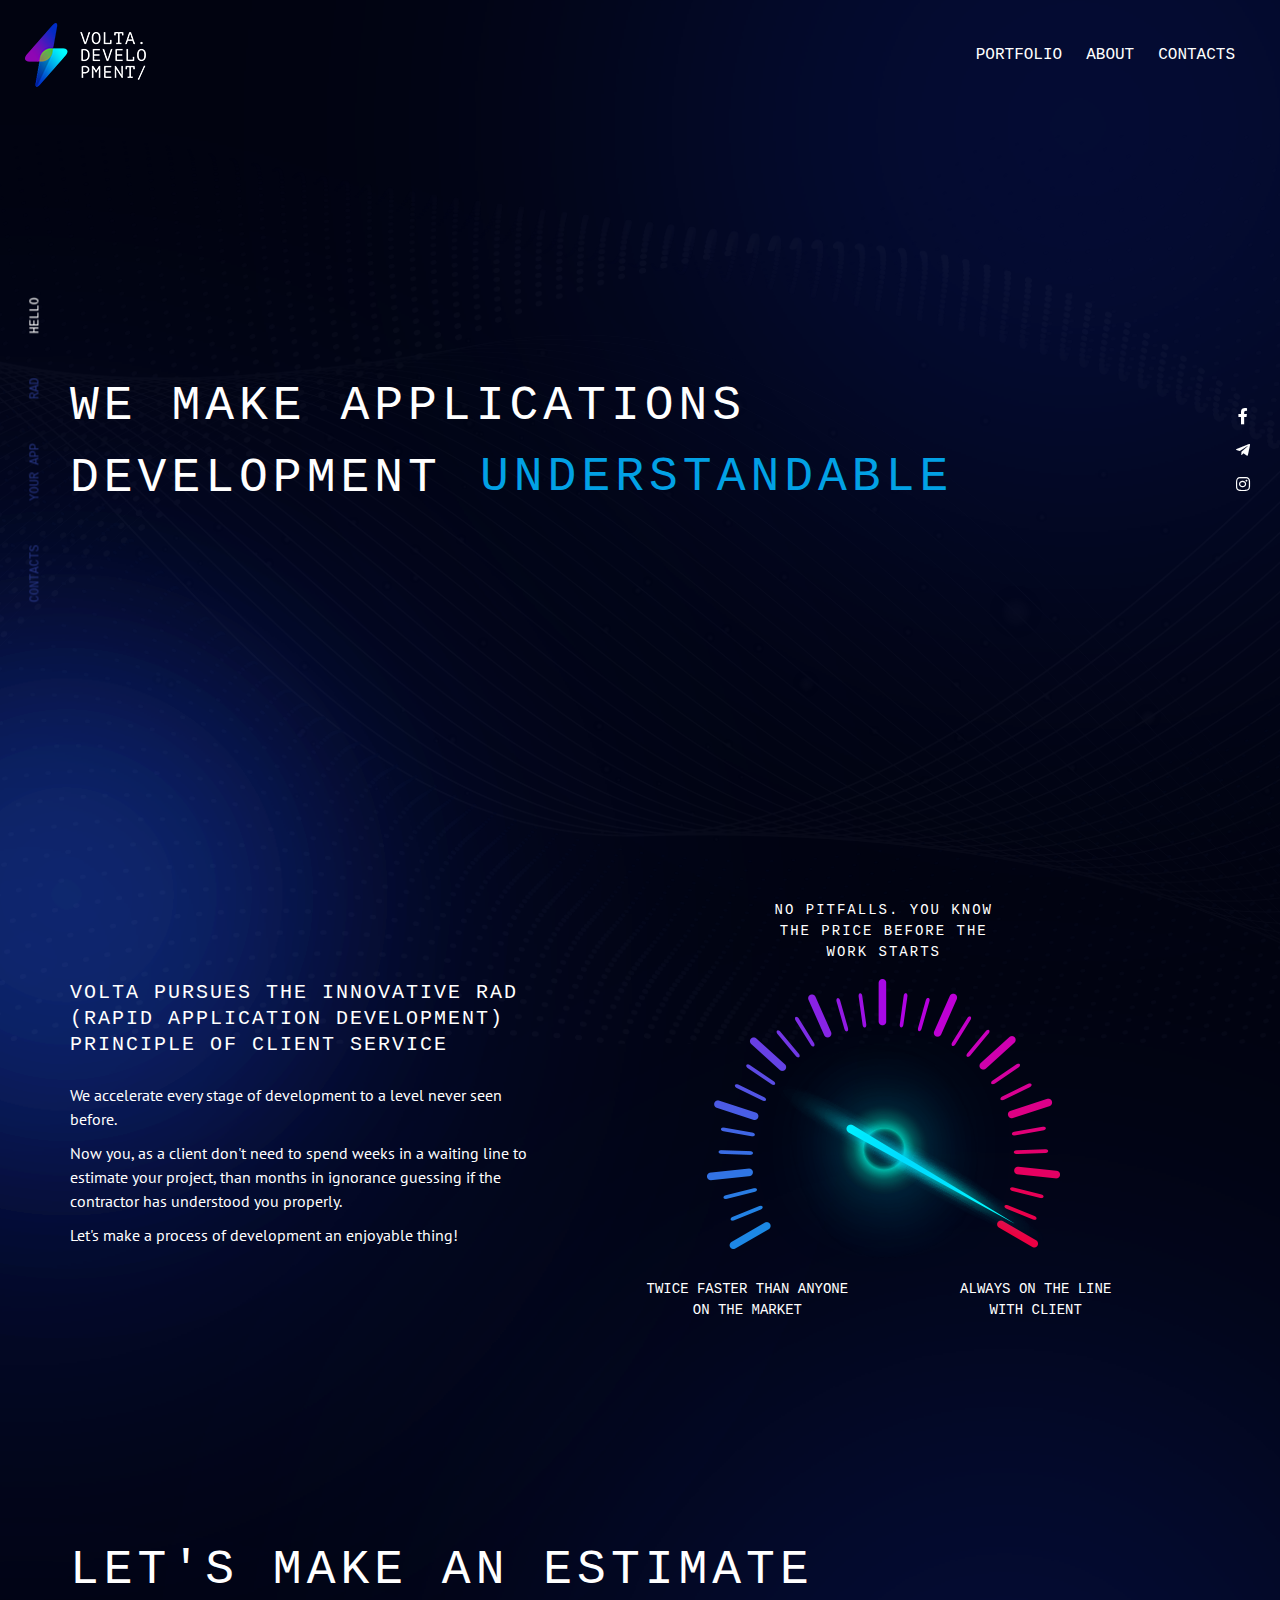
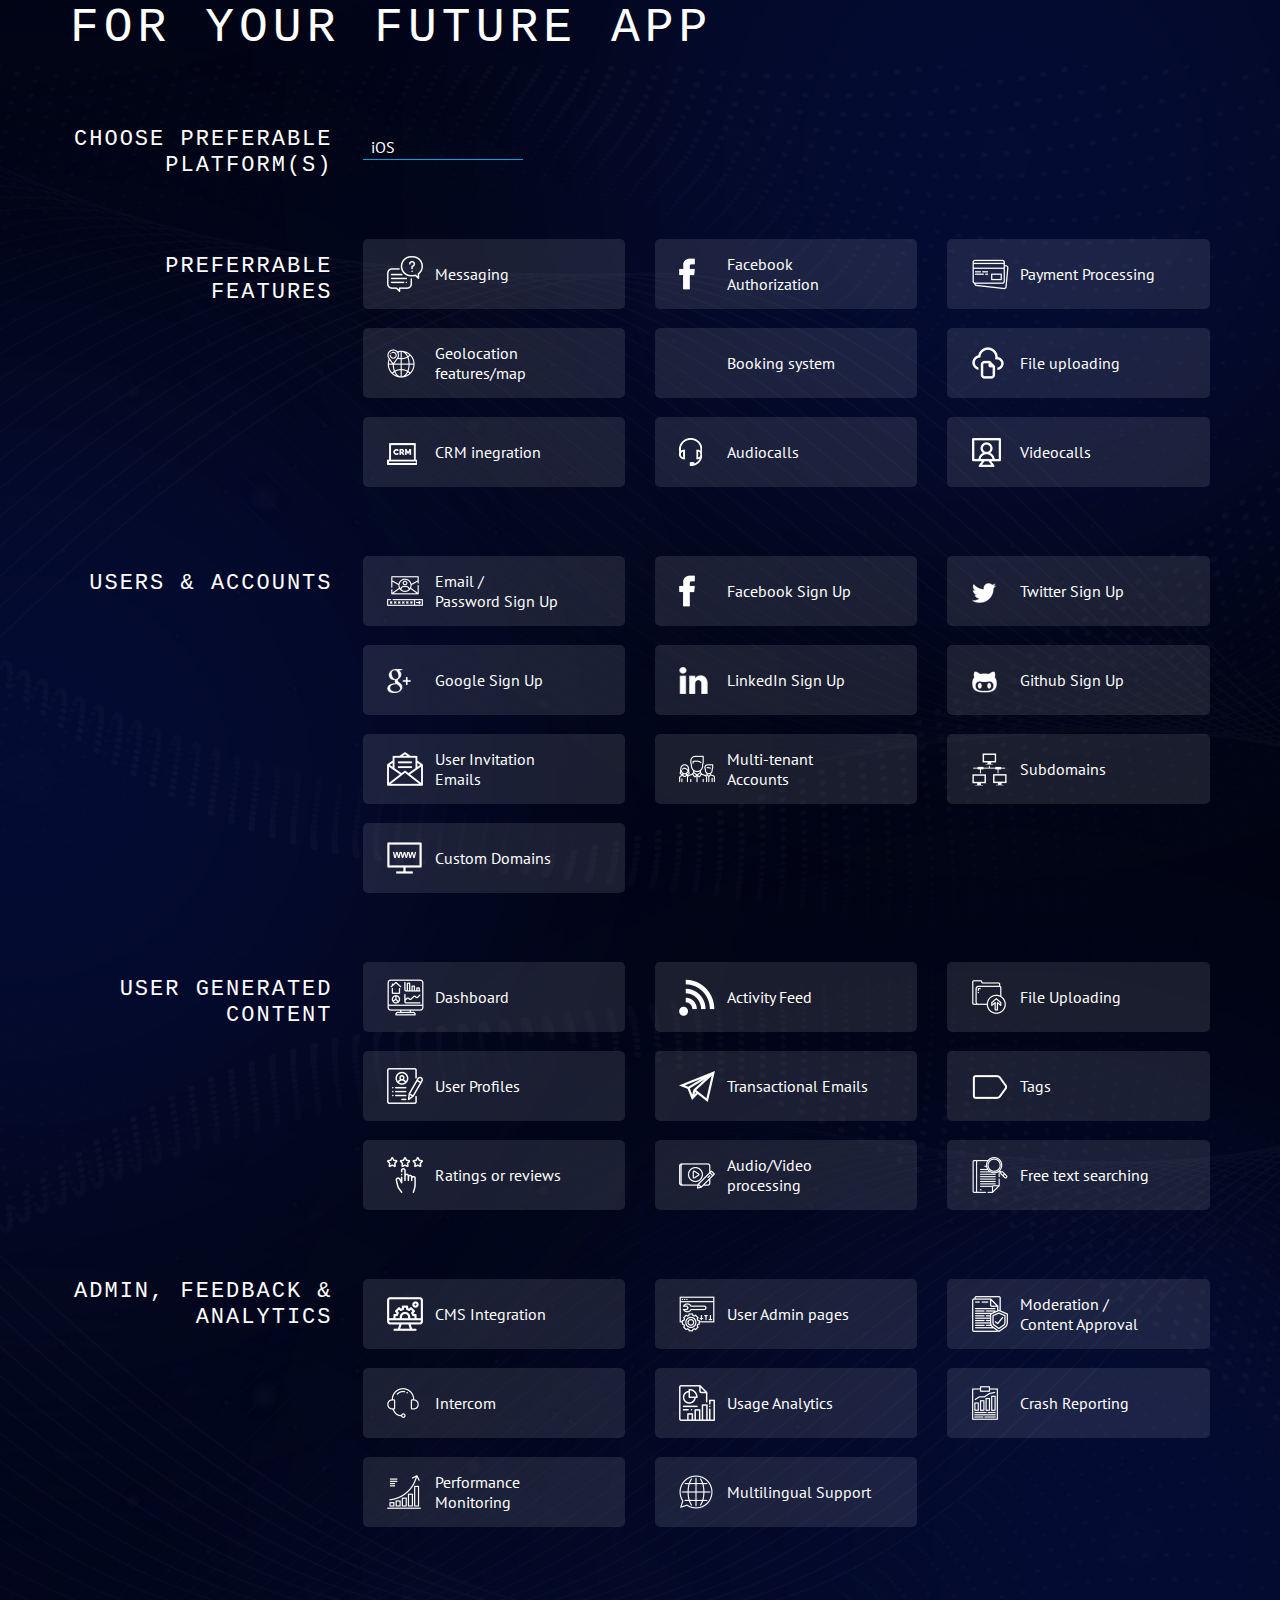
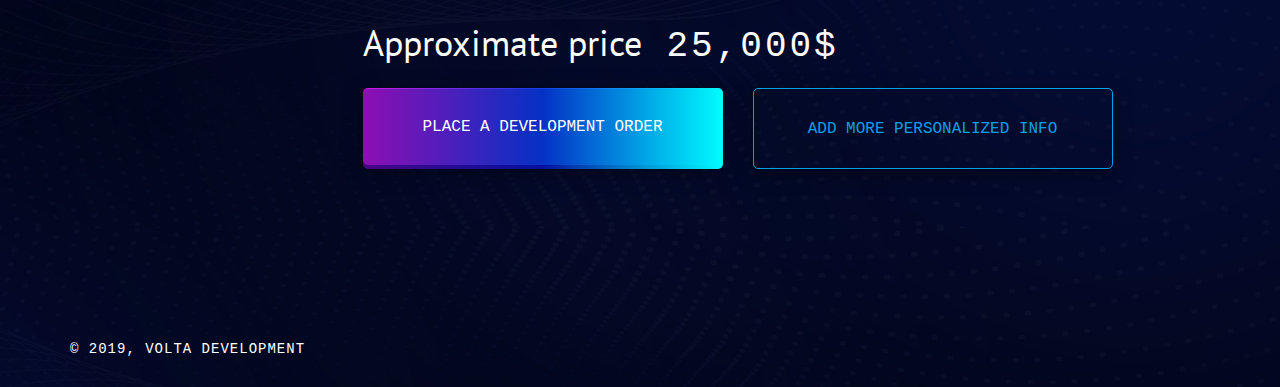
<file: index.html>
<!DOCTYPE html>
<html lang="en">

<head>
    <meta charset="UTF-8">
    <meta name="viewport" content="width=device-width, initial-scale=1.0">
    <meta http-equiv="X-UA-Compatible" content="ie=edge">
    <title>Home</title>
    <link rel="shortcut icon" href="favicon.ico" type="image/x-icon">
    <link rel="stylesheet" href="css/all.min.css">
    <link rel="stylesheet" href="css/slick.css">
    <link rel="stylesheet" href="css/bootstrap.min.css">
    <link rel="stylesheet" href="css/jquery.formstyler.css">
    <link rel="stylesheet" href="css/animation.css">
    <link rel="stylesheet" href="css/common.css">
    <link rel="stylesheet" href="css/responsive.css">
</head>

<body>

    <header class="header">
        <div class="container-fluid">
            <div class="row align-items-center">
                <div class="col-md-6 col-12">
                    <div class="header__logo">
                        <a href="index.html"><img src="image/logo.svg" alt="logo"></a>
                    </div>
                </div>
                <div class="col-md-6 col-12">
                    <img class="phone-burger" src="image/burger-icon.svg" alt="burger">
                    <div class="header__nav">
                        <img src="image/close-icon.svg" alt="close menu" class="close-phone-menu">
                        <ul>
                            <li><a href="#">Portfolio</a></li>
                            <li><a href="#">About</a></li>
                            <li><a href="#">Contacts</a></li>
                        </ul>
                    </div>
                </div>
            </div>
        </div>
    </header>

    <div class="bg-animate">
        <img src="image/elements/el1.png" alt="image" class="bg-el1">
        <img src="image/elements/el2.png" alt="image" class="bg-el2">
    </div>
    <main>
        <div class="fixed-right-box">
            <ul>
                <li><a href="#"><i class="fab fa-facebook-f"></i></a></li>
                <li><a href="#"><i class="fab fa-telegram-plane"></i></a></li>
                <li><a href="#"><i class="fab fa-instagram"></i></a></li>
            </ul>
        </div>
        <div class="fixed-left-box">
            <ul>
                <li><a href="#">Contacts</a></li>
                <li><a href="#app">YOUR app</a></li>
                <li><a href="#rad">RAD</a></li>
                <li class="active"><a href="#hello">Hello</a></li>
            </ul>
        </div>

        <section class="main-topscreen" id="hello">
            <div class="container">
                <div class="rotate-animation-text">
                    <p class="change-text__animation">
                        We make applications<br>
                        development
                    </p>
                    <div class="change-text__hiden">
                        <ul class="change-text__list">
                            <li class="change-text__list__item">Understandable</li>
                            <li class="change-text__list__item">Intuitive</li>
                            <li class="change-text__list__item">Fast</li>
                            <li class="change-text__list__item">High quality</li>
                        </ul>
                    </div>
                </div>
            </div>
        </section>

        <section class="main-secondscreen" id="rad">
            <div class="container">
                <div class="row align-items-center">
                    <div class="col-xl-5 col-lg-6 col-md-6">
                        <div class="main-secondscreen__left-box">
                            <p class="title">Volta pursues the innovative RAD (rapid application development)
                                principle of client service</p>
                            <p>We accelerate every stage of development to a level never seen before.</p>
                            <p>
                                Now you, as a client don't need to spend weeks in a waiting line to estimate your
                                project, than months in ignorance guessing if the contractor has understood you
                                properly.
                            </p>
                            <p>Let's make a process of development an enjoyable thing!</p>
                        </div>
                    </div>
                    <div class="col-xl-7 col-lg-6 col-md-6">
                        <div class="main-secondscreen__right-box">
                            <p class="title">No pitfalls. You know<br> the price before the<br> work starts</p>
                            <div class="rad-animation">
                                <img class="rad-num" src="image/rad-pic.png" alt="image">
                                <img class="rad-arrow" src="image/rad-arrow.png" alt="arrow">
                            </div>
                            <div class="row main-secondscreen__aftrad-text">
                                <div class="col-md-6 col-6">
                                    <p>Twice faster than anyone<br>
                                        on the market</p>
                                </div>
                                <div class="col-md-6 col-6">
                                    <p>Always on the line<br>
                                        with client</p>
                                </div>
                            </div>
                        </div>
                    </div>
                </div>
            </div>
        </section>

        <section class="estimate" id="app">
            <div class="container">
                <h2>Let's make an estimate<br>
                    for your future app</h2>
                <form action="">
                    <div class="estimate__platform">
                        <div class="row">
                            <div class="col-lg-3">
                                <p class="estimate__title">Choose preferable
                                    platform(s)</p>
                            </div>
                            <div class="col-lg-9">
                                <div class="estimate__select">
                                    <select name="" id="">
                                        <option value="0">iOS</option>
                                        <option value="1">Android</option>
                                        <option value="2">Other</option>
                                    </select>
                                </div>
                            </div>
                        </div>
                    </div>
                    <div class="estimate__prefferable">
                        <div class="row">
                            <div class="col-xl-3 col-lg-3 col-md-3">
                                <p class="estimate__title">Preferrable<br>
                                    features</p>
                            </div>
                            <div class="col-xl-9 offset-xl-0 col-lg-11 offset-lg-1 col-md-11 offset-md-1">
                                <div class="row">
                                    <div class="col-lg-4 col-md-4">
                                        <input type="checkbox" id="prefferable1" class="app-check">
                                        <div class="estimate_choosebox">
                                            <label class="estimate_wrapper" for="prefferable1">
                                                <div class="estimate_icon">
                                                    <img src="image/app/app1.svg" alt="icon">
                                                </div>
                                                <div class="estimate_text">
                                                    <p>Messaging</p>
                                                </div>
                                            </label>
                                        </div>
                                    </div>
                                    <div class="col-lg-4 col-md-4">
                                        <input type="checkbox" id="prefferable2" class="app-check">
                                        <div class="estimate_choosebox">
                                            <label class="estimate_wrapper" for="prefferable2">
                                                <div class="estimate_icon">
                                                    <img src="image/app/app2.svg" alt="icon">
                                                </div>
                                                <div class="estimate_text">
                                                    <p>Facebook<br>
                                                        Authorization</p>
                                                </div>
                                            </label>
                                        </div>
                                    </div>
                                    <div class="col-lg-4 col-md-4">
                                        <input type="checkbox" id="prefferable3" class="app-check">
                                        <div class="estimate_choosebox">
                                            <label class="estimate_wrapper" for="prefferable3">
                                                <div class="estimate_icon">
                                                    <img src="image/app/app3.svg" alt="icon">
                                                </div>
                                                <div class="estimate_text">
                                                    <p>Payment Processing</p>
                                                </div>
                                            </label>
                                        </div>
                                    </div>
                                    <div class="col-lg-4 col-md-4">
                                        <input type="checkbox" id="prefferable4" class="app-check">
                                        <div class="estimate_choosebox">
                                            <label class="estimate_wrapper" for="prefferable4">
                                                <div class="estimate_icon">
                                                    <img src="image/app/app4.svg" alt="icon">
                                                </div>
                                                <div class="estimate_text">
                                                    <p>Geolocation
                                                        features/map</p>
                                                </div>
                                            </label>
                                        </div>
                                    </div>
                                    <div class="col-lg-4 col-md-4">
                                        <input type="checkbox" id="prefferable5" class="app-check">
                                        <div class="estimate_choosebox">
                                            <label class="estimate_wrapper" for="prefferable5">
                                                <div class="estimate_icon">
                                                    <!-- <img src="image/app/app3.svg" alt="icon"> -->
                                                </div>
                                                <div class="estimate_text">
                                                    <p>Booking system</p>
                                                </div>
                                            </label>
                                        </div>
                                    </div>
                                    <div class="col-lg-4 col-md-4">
                                        <input type="checkbox" id="prefferable6" class="app-check">
                                        <div class="estimate_choosebox">
                                            <label class="estimate_wrapper" for="prefferable6">
                                                <div class="estimate_icon">
                                                    <img src="image/app/app6.svg" alt="icon">
                                                </div>
                                                <div class="estimate_text">
                                                    <p>File uploading</p>
                                                </div>
                                            </label>
                                        </div>
                                    </div>
                                    <div class="col-lg-4 col-md-4">
                                        <input type="checkbox" id="prefferable7" class="app-check">
                                        <div class="estimate_choosebox">
                                            <label class="estimate_wrapper" for="prefferable7">
                                                <div class="estimate_icon">
                                                    <img src="image/app/app7.svg" alt="icon">
                                                </div>
                                                <div class="estimate_text">
                                                    <p>CRM inegration</p>
                                                </div>
                                            </label>
                                        </div>
                                    </div>
                                    <div class="col-lg-4 col-md-4">
                                        <input type="checkbox" id="prefferable8" class="app-check">
                                        <div class="estimate_choosebox">
                                            <label class="estimate_wrapper" for="prefferable8">
                                                <div class="estimate_icon">
                                                    <img src="image/app/app8.svg" alt="icon">
                                                </div>
                                                <div class="estimate_text">
                                                    <p>Audiocalls</p>
                                                </div>
                                            </label>
                                        </div>
                                    </div>
                                    <div class="col-lg-4 col-md-4">
                                        <input type="checkbox" id="prefferable9" class="app-check">
                                        <div class="estimate_choosebox">
                                            <label class="estimate_wrapper" for="prefferable9">
                                                <div class="estimate_icon">
                                                    <img src="image/app/app9.svg" alt="icon">
                                                </div>
                                                <div class="estimate_text">
                                                    <p>Videocalls</p>
                                                </div>
                                            </label>
                                        </div>
                                    </div>
                                </div>
                            </div>
                        </div>
                    </div>
                    <div class="estimate__accounts">
                        <div class="row">
                            <div class="col-xl-3 col-lg-6">
                                <p class="estimate__title">Users & Accounts</p>
                            </div>
                            <div class="col-xl-9 offset-xl-0 col-lg-11 offset-lg-1 col-md-11 offset-md-1">
                                <div class="row">
                                    <div class="col-lg-4 col-md-4">
                                        <input type="checkbox" id="accounts1" class="app-check">
                                        <div class="estimate_choosebox">
                                            <label class="estimate_wrapper" for="accounts1">
                                                <div class="estimate_icon">
                                                    <img src="image/app/app1-1.svg" alt="icon">
                                                </div>
                                                <div class="estimate_text">
                                                    <p>Email /<br>
                                                        Password Sign Up</p>
                                                </div>
                                            </label>
                                        </div>
                                    </div>
                                    <div class="col-lg-4 col-md-4">
                                        <input type="checkbox" id="accounts2" class="app-check">
                                        <div class="estimate_choosebox">
                                            <label class="estimate_wrapper" for="accounts2">
                                                <div class="estimate_icon">
                                                    <img src="image/app/app2.svg" alt="icon">
                                                </div>
                                                <div class="estimate_text">
                                                    <p>Facebook Sign Up</p>
                                                </div>
                                            </label>
                                        </div>
                                    </div>
                                    <div class="col-lg-4 col-md-4">
                                        <input type="checkbox" id="accounts3" class="app-check">
                                        <div class="estimate_choosebox">
                                            <label class="estimate_wrapper" for="accounts3">
                                                <div class="estimate_icon">
                                                    <img src="image/app/app1-3.svg" alt="icon">
                                                </div>
                                                <div class="estimate_text">
                                                    <p>Twitter Sign Up</p>
                                                </div>
                                            </label>
                                        </div>
                                    </div>
                                    <div class="col-lg-4 col-md-4">
                                        <input type="checkbox" id="accounts4" class="app-check">
                                        <div class="estimate_choosebox">
                                            <label class="estimate_wrapper" for="accounts4">
                                                <div class="estimate_icon">
                                                    <img src="image/app/app1-4.svg" alt="icon">
                                                </div>
                                                <div class="estimate_text">
                                                    <p>Google Sign Up</p>
                                                </div>
                                            </label>
                                        </div>
                                    </div>
                                    <div class="col-lg-4 col-md-4">
                                        <input type="checkbox" id="accounts5" class="app-check">
                                        <div class="estimate_choosebox">
                                            <label class="estimate_wrapper" for="accounts5">
                                                <div class="estimate_icon">
                                                    <img src="image/app/app1-5.svg" alt="icon">
                                                </div>
                                                <div class="estimate_text">
                                                    <p>LinkedIn Sign Up</p>
                                                </div>
                                            </label>
                                        </div>
                                    </div>
                                    <div class="col-lg-4 col-md-4">
                                        <input type="checkbox" id="accounts6" class="app-check">
                                        <div class="estimate_choosebox">
                                            <label class="estimate_wrapper" for="accounts6">
                                                <div class="estimate_icon">
                                                    <img src="image/app/app1-6.svg" alt="icon">
                                                </div>
                                                <div class="estimate_text">
                                                    <p>Github Sign Up</p>
                                                </div>
                                            </label>
                                        </div>
                                    </div>
                                    <div class="col-lg-4 col-md-4">
                                        <input type="checkbox" id="accounts7" class="app-check">
                                        <div class="estimate_choosebox">
                                            <label class="estimate_wrapper" for="accounts7">
                                                <div class="estimate_icon">
                                                    <img src="image/app/app1-7.svg" alt="icon">
                                                </div>
                                                <div class="estimate_text">
                                                    <p>User Invitation<br>
                                                        Emails</p>
                                                </div>
                                            </label>
                                        </div>
                                    </div>
                                    <div class="col-lg-4 col-md-4">
                                        <input type="checkbox" id="accounts8" class="app-check">
                                        <div class="estimate_choosebox">
                                            <label class="estimate_wrapper" for="accounts8">
                                                <div class="estimate_icon">
                                                    <img src="image/app/app1-8.svg" alt="icon">
                                                </div>
                                                <div class="estimate_text">
                                                    <p>Multi-tenant<br>
                                                        Accounts</p>
                                                </div>
                                            </label>
                                        </div>
                                    </div>
                                    <div class="col-lg-4 col-md-4">
                                        <input type="checkbox" id="accounts9" class="app-check">
                                        <div class="estimate_choosebox">
                                            <label class="estimate_wrapper" for="accounts9">
                                                <div class="estimate_icon">
                                                    <img src="image/app/app1-9.svg" alt="icon">
                                                </div>
                                                <div class="estimate_text">
                                                    <p>Subdomains</p>
                                                </div>
                                            </label>
                                        </div>
                                    </div>
                                    <div class="col-lg-4 col-md-4">
                                        <input type="checkbox" id="accounts10" class="app-check">
                                        <div class="estimate_choosebox">
                                            <label class="estimate_wrapper" for="accounts10">
                                                <div class="estimate_icon">
                                                    <img src="image/app/app1-10.svg" alt="icon">
                                                </div>
                                                <div class="estimate_text">
                                                    <p>Custom Domains</p>
                                                </div>
                                            </label>
                                        </div>
                                    </div>
                                </div>
                            </div>
                        </div>
                    </div>
                    <div class="estimate__genercontent">
                        <div class="row">
                            <div class="col-xl-3 col-lg-4 col-md-5">
                                <p class="estimate__title">User Generated
                                    Content</p>
                            </div>
                            <div class="col-xl-9 offset-xl-0 col-lg-11 offset-lg-1 col-md-11 offset-md-1">
                                <div class="row">
                                    <div class="col-lg-4 col-md-4">
                                        <input type="checkbox" id="genercontent1" class="app-check">
                                        <div class="estimate_choosebox">
                                            <label class="estimate_wrapper" for="genercontent1">
                                                <div class="estimate_icon">
                                                    <img src="image/app/app2-1.svg" alt="icon">
                                                </div>
                                                <div class="estimate_text">
                                                    <p>Dashboard</p>
                                                </div>
                                            </label>
                                        </div>
                                    </div>
                                    <div class="col-lg-4 col-md-4">
                                        <input type="checkbox" id="genercontent2" class="app-check">
                                        <div class="estimate_choosebox">
                                            <label class="estimate_wrapper" for="genercontent2">
                                                <div class="estimate_icon">
                                                    <img src="image/app/app2-2.svg" alt="icon">
                                                </div>
                                                <div class="estimate_text">
                                                    <p>Activity Feed</p>
                                                </div>
                                            </label>
                                        </div>
                                    </div>
                                    <div class="col-lg-4 col-md-4">
                                        <input type="checkbox" id="genercontent3" class="app-check">
                                        <div class="estimate_choosebox">
                                            <label class="estimate_wrapper" for="genercontent3">
                                                <div class="estimate_icon">
                                                    <img src="image/app/app2-3.svg" alt="icon">
                                                </div>
                                                <div class="estimate_text">
                                                    <p>File Uploading</p>
                                                </div>
                                            </label>
                                        </div>
                                    </div>
                                    <div class="col-lg-4 col-md-4">
                                        <input type="checkbox" id="genercontent4" class="app-check">
                                        <div class="estimate_choosebox">
                                            <label class="estimate_wrapper" for="genercontent4">
                                                <div class="estimate_icon">
                                                    <img src="image/app/app2-4.svg" alt="icon">
                                                </div>
                                                <div class="estimate_text">
                                                    <p>User Profiles</p>
                                                </div>
                                            </label>
                                        </div>
                                    </div>
                                    <div class="col-lg-4 col-md-4">
                                        <input type="checkbox" id="genercontent5" class="app-check">
                                        <div class="estimate_choosebox">
                                            <label class="estimate_wrapper" for="genercontent5">
                                                <div class="estimate_icon">
                                                    <img src="image/app/app2-5.svg" alt="icon">
                                                </div>
                                                <div class="estimate_text">
                                                    <p>Transactional Emails</p>
                                                </div>
                                            </label>
                                        </div>
                                    </div>
                                    <div class="col-lg-4 col-md-4">
                                        <input type="checkbox" id="genercontent6" class="app-check">
                                        <div class="estimate_choosebox">
                                            <label class="estimate_wrapper" for="genercontent6">
                                                <div class="estimate_icon">
                                                    <img src="image/app/app2-6.svg" alt="icon">
                                                </div>
                                                <div class="estimate_text">
                                                    <p>Tags</p>
                                                </div>
                                            </label>
                                        </div>
                                    </div>
                                    <div class="col-lg-4 col-md-4">
                                        <input type="checkbox" id="genercontent7" class="app-check">
                                        <div class="estimate_choosebox">
                                            <label class="estimate_wrapper" for="genercontent7">
                                                <div class="estimate_icon">
                                                    <img src="image/app/app2-7.svg" alt="icon">
                                                </div>
                                                <div class="estimate_text">
                                                    <p>Ratings or reviews</p>
                                                </div>
                                            </label>
                                        </div>
                                    </div>
                                    <div class="col-lg-4 col-md-4">
                                        <input type="checkbox" id="genercontent8" class="app-check">
                                        <div class="estimate_choosebox">
                                            <label class="estimate_wrapper" for="genercontent8">
                                                <div class="estimate_icon">
                                                    <img src="image/app/app2-8.svg" alt="icon">
                                                </div>
                                                <div class="estimate_text">
                                                    <p>Audio/Video<br>
                                                        processing</p>
                                                </div>
                                            </label>
                                        </div>
                                    </div>
                                    <div class="col-lg-4 col-md-4">
                                        <input type="checkbox" id="genercontent9" class="app-check">
                                        <div class="estimate_choosebox">
                                            <label class="estimate_wrapper" for="genercontent9">
                                                <div class="estimate_icon">
                                                    <img src="image/app/app2-9.svg" alt="icon">
                                                </div>
                                                <div class="estimate_text">
                                                    <p>Free text searching</p>
                                                </div>
                                            </label>
                                        </div>
                                    </div>
                                </div>
                            </div>
                        </div>
                    </div>
                    <div class="estimate__feedback">
                        <div class="row">
                            <div class="col-xl-3 col-lg-4 col-md-5">
                                <p class="estimate__title"> Admin, Feedback
                                    & Analytics</p>
                            </div>
                            <div class="col-xl-9 offset-xl-0 col-lg-11 offset-lg-1 col-md-11 offset-md-1">
                                <div class="row">
                                    <div class="col-lg-4 col-md-4">
                                        <input type="checkbox" id="feedback1" class="app-check">
                                        <div class="estimate_choosebox">
                                            <label class="estimate_wrapper" for="feedback1">
                                                <div class="estimate_icon">
                                                    <img src="image/app/app3-1.svg" alt="icon">
                                                </div>
                                                <div class="estimate_text">
                                                    <p>CMS Integration</p>
                                                </div>
                                            </label>
                                        </div>
                                    </div>
                                    <div class="col-lg-4 col-md-4">
                                        <input type="checkbox" id="feedback2" class="app-check">
                                        <div class="estimate_choosebox">
                                            <label class="estimate_wrapper" for="feedback2">
                                                <div class="estimate_icon">
                                                    <img src="image/app/app3-2.svg" alt="icon">
                                                </div>
                                                <div class="estimate_text">
                                                    <p>User Admin pages</p>
                                                </div>
                                            </label>
                                        </div>
                                    </div>
                                    <div class="col-lg-4 col-md-4">
                                        <input type="checkbox" id="feedback3" class="app-check">
                                        <div class="estimate_choosebox">
                                            <label class="estimate_wrapper" for="feedback3">
                                                <div class="estimate_icon">
                                                    <img src="image/app/app3-3.svg" alt="icon">
                                                </div>
                                                <div class="estimate_text">
                                                    <p>Moderation /<br>
                                                        Content Approval
                                                    </p>
                                                </div>
                                            </label>
                                        </div>
                                    </div>
                                    <div class="col-lg-4 col-md-4">
                                        <input type="checkbox" id="feedback4" class="app-check">
                                        <div class="estimate_choosebox">
                                            <label class="estimate_wrapper" for="feedback4">
                                                <div class="estimate_icon">
                                                    <img src="image/app/app3-4.svg" alt="icon">
                                                </div>
                                                <div class="estimate_text">
                                                    <p>Intercom</p>
                                                </div>
                                            </label>
                                        </div>
                                    </div>
                                    <div class="col-lg-4 col-md-4">
                                        <input type="checkbox" id="feedback5" class="app-check">
                                        <div class="estimate_choosebox">
                                            <label class="estimate_wrapper" for="feedback5">
                                                <div class="estimate_icon">
                                                    <img src="image/app/app3-5.svg" alt="icon">
                                                </div>
                                                <div class="estimate_text">
                                                    <p>Usage Analytics</p>
                                                </div>
                                            </label>
                                        </div>
                                    </div>
                                    <div class="col-lg-4 col-md-4">
                                        <input type="checkbox" id="feedback6" class="app-check">
                                        <div class="estimate_choosebox">
                                            <label class="estimate_wrapper" for="feedback6">
                                                <div class="estimate_icon">
                                                    <img src="image/app/app3-6.svg" alt="icon">
                                                </div>
                                                <div class="estimate_text">
                                                    <p>Crash Reporting</p>
                                                </div>
                                            </label>
                                        </div>
                                    </div>
                                    <div class="col-lg-4 col-md-4">
                                        <input type="checkbox" id="feedback7" class="app-check">
                                        <div class="estimate_choosebox">
                                            <label class="estimate_wrapper" for="feedback7">
                                                <div class="estimate_icon">
                                                    <img src="image/app/app3-7.svg" alt="icon">
                                                </div>
                                                <div class="estimate_text">
                                                    <p>Performance <br>
                                                        Monitoring</p>
                                                </div>
                                            </label>
                                        </div>
                                    </div>
                                    <div class="col-lg-4 col-md-4">
                                        <input type="checkbox" id="feedback8" class="app-check">
                                        <div class="estimate_choosebox">
                                            <label class="estimate_wrapper" for="feedback8">
                                                <div class="estimate_icon">
                                                    <img src="image/app/app3-8.svg" alt="icon">
                                                </div>
                                                <div class="estimate_text">
                                                    <p>Multilingual Support
                                                    </p>
                                                </div>
                                            </label>
                                        </div>
                                    </div>
                                </div>
                            </div>
                        </div>
                    </div>
                    <div class="estimate__bottomsect">
                        <div class="row">
                            <div class="col-xl-9 offset-xl-3 col-lg-11 offset-lg-1 col-md-11 offset-md-1">
                                <p>Approximate price <span>25,000$</span></p>
                            </div>
                            <div class="col-xl-4 offset-xl-3 col-lg-5 offset-lg-1 col-md-5 offset-md-1">
                                <div class="btn-gradient-wrap">
                                    <span class="gradient-btn" data-toggle="modal"
                                        data-target="#exampleModalCenter">Place a development order</span>
                                </div>
                            </div>
                            <div class="col-xl-4 col-lg-5 col-md-5">
                                <span class="transparent-btn" data-toggle="modal" data-target="#exampleModalCenter1">Add
                                    more personalized info</span>
                            </div>
                        </div>
                    </div>
                </form>
            </div>
        </section>


    </main>

    <footer class="footer">
        <div class="container">
            <p>© 2019, Volta development</p>
        </div>
    </footer>
    <!-- Modal -->
    <div class="modal fade" id="exampleModalCenter" tabindex="-1" role="dialog"
        aria-labelledby="exampleModalCenterTitle" aria-hidden="true">
        <div class="modal-dialog modal-dialog-centered" role="document">
            <div class="modal-content">
                <button type="button" class="close" data-dismiss="modal" aria-label="Close">
                    <img src="image/close-modal.svg" alt="close">
                </button>
                <div class="popup-sect">
                    <form action="">
                        <div class="row align-items-center modal-field">
                            <div class="col-md-3">
                                <p class="title">Contact</p>
                            </div>
                            <div class="col-md-9">
                                <input type="text" placeholder="name@gmail.com">
                            </div>
                        </div>
                        <div class="row align-items-center modal-field">
                            <div class="col-md-3">
                                <p class="title">Estimated
                                    order price</p>
                            </div>
                            <div class="col-md-9">
                                <input type="text" placeholder="" value="$ 35 000">
                            </div>
                        </div>
                        <div class="row align-items-center modal-field">
                            <div class="col-md-3">
                                <p class="title">Comments</p>
                            </div>
                            <div class="col-md-9">
                                <textarea placeholder="Type your message..."></textarea>
                            </div>
                        </div>
                        <div class="buttons-section">
                            <div class="row">
                                <div class="col-md-4">
                                    <a href="#">
                                        <i class="fab fa-telegram-plane"></i>
                                        Telegram<br>
                                        support
                                    </a>
                                </div>
                                <div class="col-md-4">
                                    <a href="#">
                                        <i class="fab fa-facebook-messenger"></i>
                                        Messenger<br>
                                        support
                                    </a>
                                </div>
                                <div class="col-md-4">
                                    <input type="submit" class="subm-pop" value="Place order">
                                </div>
                            </div>
                        </div>
                    </form>
                </div>

            </div>
        </div>
    </div>
    <div class="modal fade" id="exampleModalCenter1" tabindex="-1" role="dialog"
        aria-labelledby="exampleModalCenterTitle" aria-hidden="true">
        <div class="modal-dialog modal-dialog-centered" role="document">
            <div class="modal-content">
                <button type="button" class="close" data-dismiss="modal" aria-label="Close">
                    <img src="image/close-modal.svg" alt="close">
                </button>
                <div class="popup-sect">
                    <form action="">
                        <div class="row align-items-center modal-field">
                            <div class="col-md-3">
                                <p class="title">Contact</p>
                            </div>
                            <div class="col-md-9">
                                <input type="text" placeholder="name@gmail.com">
                            </div>
                        </div>
                        <div class="row align-items-center modal-field">
                            <div class="col-md-3">
                                <p class="title">Estimated
                                    order price</p>
                            </div>
                            <div class="col-md-9">
                                <input type="text" placeholder="" value="$ 35 000">
                            </div>
                        </div>
                        <div class="row align-items-center modal-field">
                            <div class="col-md-3">
                                <p class="title">Specify
                                    your order</p>
                            </div>
                            <div class="col-md-9">
                                <textarea placeholder="Type your message..."></textarea>
                            </div>
                        </div>
                        <div class="buttons-section">
                            <div class="row">
                                <div class="col-md-4">
                                    <a href="#">
                                        <i class="fab fa-telegram-plane"></i>
                                        Telegram<br>
                                        support
                                    </a>
                                </div>
                                <div class="col-md-4">
                                    <a href="#">
                                        <i class="fab fa-facebook-messenger"></i>
                                        Messenger<br>
                                        support
                                    </a>
                                </div>
                                <div class="col-md-4">
                                    <input type="submit" class="subm-pop" value="Estimate my order">
                                </div>
                            </div>
                        </div>
                    </form>
                </div>

            </div>
        </div>
    </div>

    <script src="js/jquery.min.js"></script>
    <script src="js/slick.js"></script>
    <script src="js/bootstrap.min.js"></script>
    <script src="js/jquery.formstyler.min.js"></script>
    <script src="js/common.js"></script>
</body>

</html>
</file>
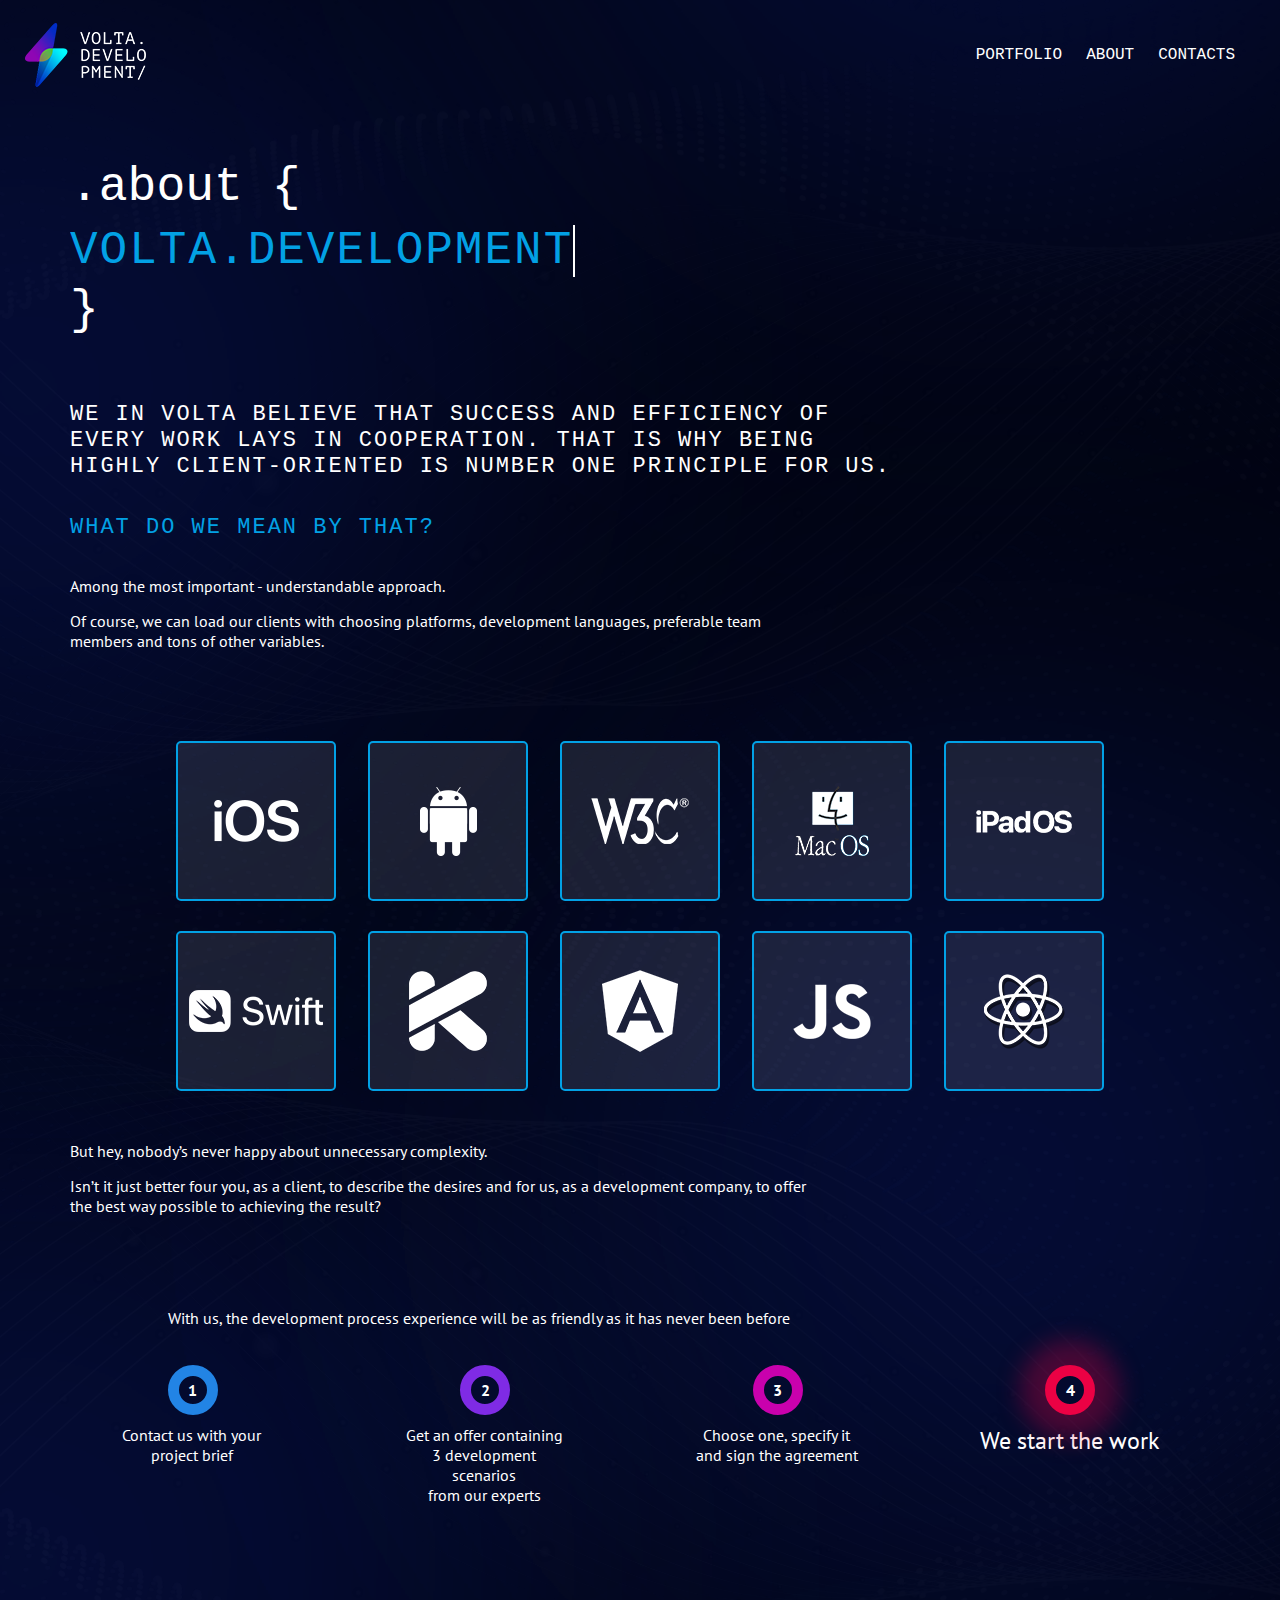
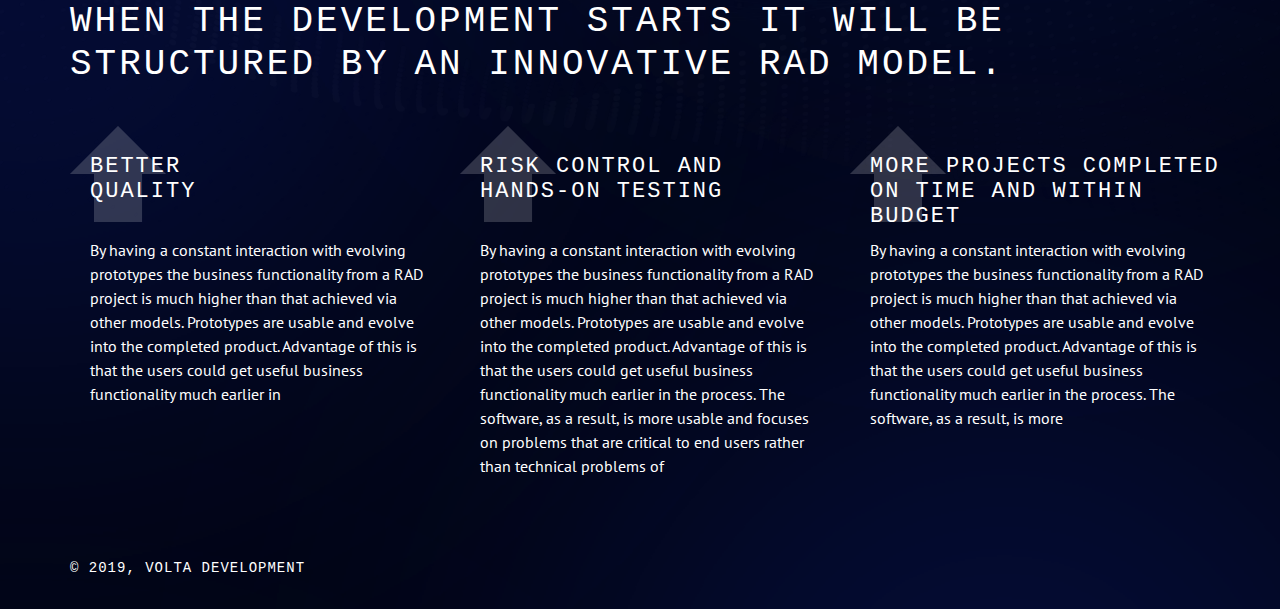
<file: about.html>
<!DOCTYPE html>
<html lang="en">

<head>
    <meta charset="UTF-8">
    <meta name="viewport" content="width=device-width, initial-scale=1.0">
    <meta http-equiv="X-UA-Compatible" content="ie=edge">
    <title>About Us</title>
    <link rel="shortcut icon" href="favicon.ico" type="image/x-icon">
    <link rel="stylesheet" href="css/all.min.css">
    <link rel="stylesheet" href="css/slick.css">
    <link rel="stylesheet" href="css/bootstrap.min.css">
    <link rel="stylesheet" href="css/jquery.formstyler.css">
    <link rel="stylesheet" href="css/animation.css">
    <link rel="stylesheet" href="css/common.css">
    <link rel="stylesheet" href="css/responsive.css">
</head>

<body class="about-page">

    <header class="header">
        <div class="container-fluid">
            <div class="row align-items-center">
                <div class="col-md-6 col-12">
                    <div class="header__logo">
                        <a href="index.html"><img src="image/logo.svg" alt="logo"></a>
                    </div>
                </div>
                <div class="col-md-6 col-12">
                    <img class="phone-burger" src="image/burger-icon.svg" alt="burger">
                    <div class="header__nav">
                        <img src="image/close-icon.svg" alt="close menu" class="close-phone-menu">
                        <ul>
                            <li><a href="#">Portfolio</a></li>
                            <li><a href="#">About</a></li>
                            <li><a href="#">Contacts</a></li>
                        </ul>
                    </div>
                </div>
            </div>
        </div>
    </header>

    <div class="bg-animate">
        <img src="image/elements/el5.png" alt="image" class="bg-el5">
    </div>
    <main>
        <section class="printtext">
            <div class="container">
                <p class="printtext__normal">.about {</p>
                <div class="typewriter">
                    <p>Volta.development</p>
                </div>
                <p class="printtext__normal">}</p>
            </div>
        </section>
        <section class="about-textbox">
            <div class="container">
                <div class="row">
                    <div class="col-xl-9 col-lg-10 col-md-11">
                        <p>
                            We in Volta believe that success and efficiency of every work lays in cooperation. That is
                            why being
                            highly client-oriented is number one principle for us.
                        </p>
                        <p class="blue-text">What do we mean by that? </p>
                        <p class="small-text">
                            Among the most important - understandable approach.
                        </p>
                        <p class="small-text">
                            Of course, we can load our clients with choosing platforms, development languages,
                            preferable team<br> members and tons of other variables.
                        </p>
                    </div>
                </div>
            </div>
        </section>
        <section class="brands">
            <div class="container">
                <div class="brands__sect">
                    <a href="#">
                        <div class="brand">
                            <img src="image/brand/brand1.svg" alt="">
                        </div>
                    </a>
                    <a href="#">
                        <div class="brand">
                            <img src="image/brand/brand2.svg" alt="">
                        </div>
                    </a>
                    <a href="#">
                        <div class="brand">
                            <img src="image/brand/brand3.svg" alt="">
                        </div>
                    </a>
                    <a href="#">
                        <div class="brand">
                            <img src="image/brand/brand4.svg" alt="">
                        </div>
                    </a>
                    <a href="#">
                        <div class="brand">
                            <img src="image/brand/brand5.svg" alt="">
                        </div>
                    </a>
                    <a href="#">
                        <div class="brand">
                            <img src="image/brand/brand6.svg" alt="">
                        </div>
                    </a>
                    <a href="#">
                        <div class="brand">
                            <img src="image/brand/brand7.svg" alt="">
                        </div>
                    </a>
                    <a href="#">
                        <div class="brand">
                            <img src="image/brand/brand8.svg" alt="">
                        </div>
                    </a>
                    <a href="#">
                        <div class="brand">
                            <img src="image/brand/brand9.svg" alt="">
                        </div>
                    </a>
                    <a href="#">
                        <div class="brand">
                            <img src="image/brand/brand10.svg" alt="">
                        </div>
                    </a>
                </div>
            </div>
        </section>
        <section class="about-textbox">
            <div class="container">
                <div class="row">
                    <div class="col-lg-9">
                        <p class="small-text">
                            But hey, nobody’s never happy about unnecessary complexity.
                        </p>
                        <p class="small-text">
                            Isn’t it just better four you, as a client, to describe the desires and for us, as a
                            development company, to offer<br> the best way possible to achieving the result?
                        </p>
                    </div>
                </div>
            </div>
        </section>
        <section class="range-slider" id="range-top">
            <div class="container">
                <div class="row justify-content-center">
                    <div class="col-lg-10">
                        <p>With us, the development process experience will be as friendly as it has never been before
                        </p>
                    </div>
                </div>
                <div class="range__box">
                    <div class="row">
                        <div class="col-md-1 offset-md-1">
                            <span class="range__point">1</span>
                            <p>Contact us with your<br>
                                project brief</p>
                        </div>
                        <div class="col-md-1 offset-md-2">
                            <span class="range__point violet">2</span>
                            <p>Get an offer containing <br>3 development scenarios<br> from our experts</p>
                        </div>
                        <div class="col-md-1 offset-md-2">
                            <span class="range__point pink">3</span>
                            <p>Choose one, specify it<br> and sign the agreement</p>
                        </div>
                        <div class="col-md-1 offset-md-2">
                            <span class="range__point red">4</span>
                            <p>We start the work</p>
                        </div>
                    </div>
                    <div class="range__linecontainer">
                        <div class="range__line">
                            <p>*the whole process takes not more than 1 week</p>
                        </div>
                    </div>
                </div>

            </div>
            <div class="range__box-phone">
                <div class="container">
                    <div class="row">
                        <div class="col-8">
                            <div class="left-text">
                                <p>Contact us with your project brief</p>
                                <p>Get an offer containing 3 development scenarios from our experts</p>
                                <p>Choose one, specify it and sign the agreement</p>
                                <p>We start the work</p>
                            </div>
                        </div>
                        <div class="col-4">
                            <div class="right-points-phone">
                                <div><span class="range__point">1</span></div>
                                <div><span class="range__point violet">2</span></div>
                                <div><span class="range__point pink">3</span></div>
                                <div><span class="range__point red">4</span></div>
                                <div class="range-vertline"></div>
                            </div>
                        </div>
                    </div>
                </div>
            </div>
        </section>
        <section class="about-bottsect">
            <div class="container">
                <h3>When the development starts it will be structured by an innovative RAD model.</h3>
                <div class="row">
                    <div class="col-lg-4 col-md-4">
                        <div class="innovative">
                            <p class="innovative__title">Better<br> quality</p>
                            <p class="innovative__descr">
                                By having a constant interaction with evolving prototypes the business functionality
                                from a RAD project is much higher than that achieved via other models. Prototypes are
                                usable and evolve into the completed product. Advantage of this is that the users could
                                get useful business functionality much earlier in
                            </p>
                        </div>
                    </div>
                    <div class="col-lg-4 col-md-4">
                        <div class="innovative">
                            <p class="innovative__title">Risk control and<br> hands-on testing</p>
                            <p class="innovative__descr">
                                By having a constant interaction with evolving prototypes the business functionality
                                from a RAD project is much higher than that achieved via other models. Prototypes are
                                usable and evolve into the completed product. Advantage of this is that the users could
                                get useful business functionality much earlier in the process. The software, as a
                                result, is more usable and focuses on problems that are critical to end users rather
                                than technical problems of
                            </p>
                        </div>
                    </div>
                    <div class="col-lg-4 col-md-4">
                        <div class="innovative">
                            <p class="innovative__title">More projects completed<br> on time and within<br> budget</p>
                            <p class="innovative__descr">
                                By having a constant interaction with evolving prototypes the business functionality
                                from a RAD project is much higher than that achieved via other models. Prototypes are
                                usable and evolve into the completed product. Advantage of this is that the users could
                                get useful business functionality much earlier in the process. The software, as a
                                result, is more
                            </p>
                        </div>
                    </div>
                </div>
            </div>
        </section>




    </main>

    <footer class="footer">
        <div class="container">
            <p>© 2019, Volta development</p>
        </div>
    </footer>


    <script src="js/jquery.min.js"></script>
    <script src="js/slick.js"></script>
    <script src="js/bootstrap.min.js"></script>
    <script src="js/jquery.formstyler.min.js"></script>
    <script src="js/common.js"></script>
</body>

</html>
</file>
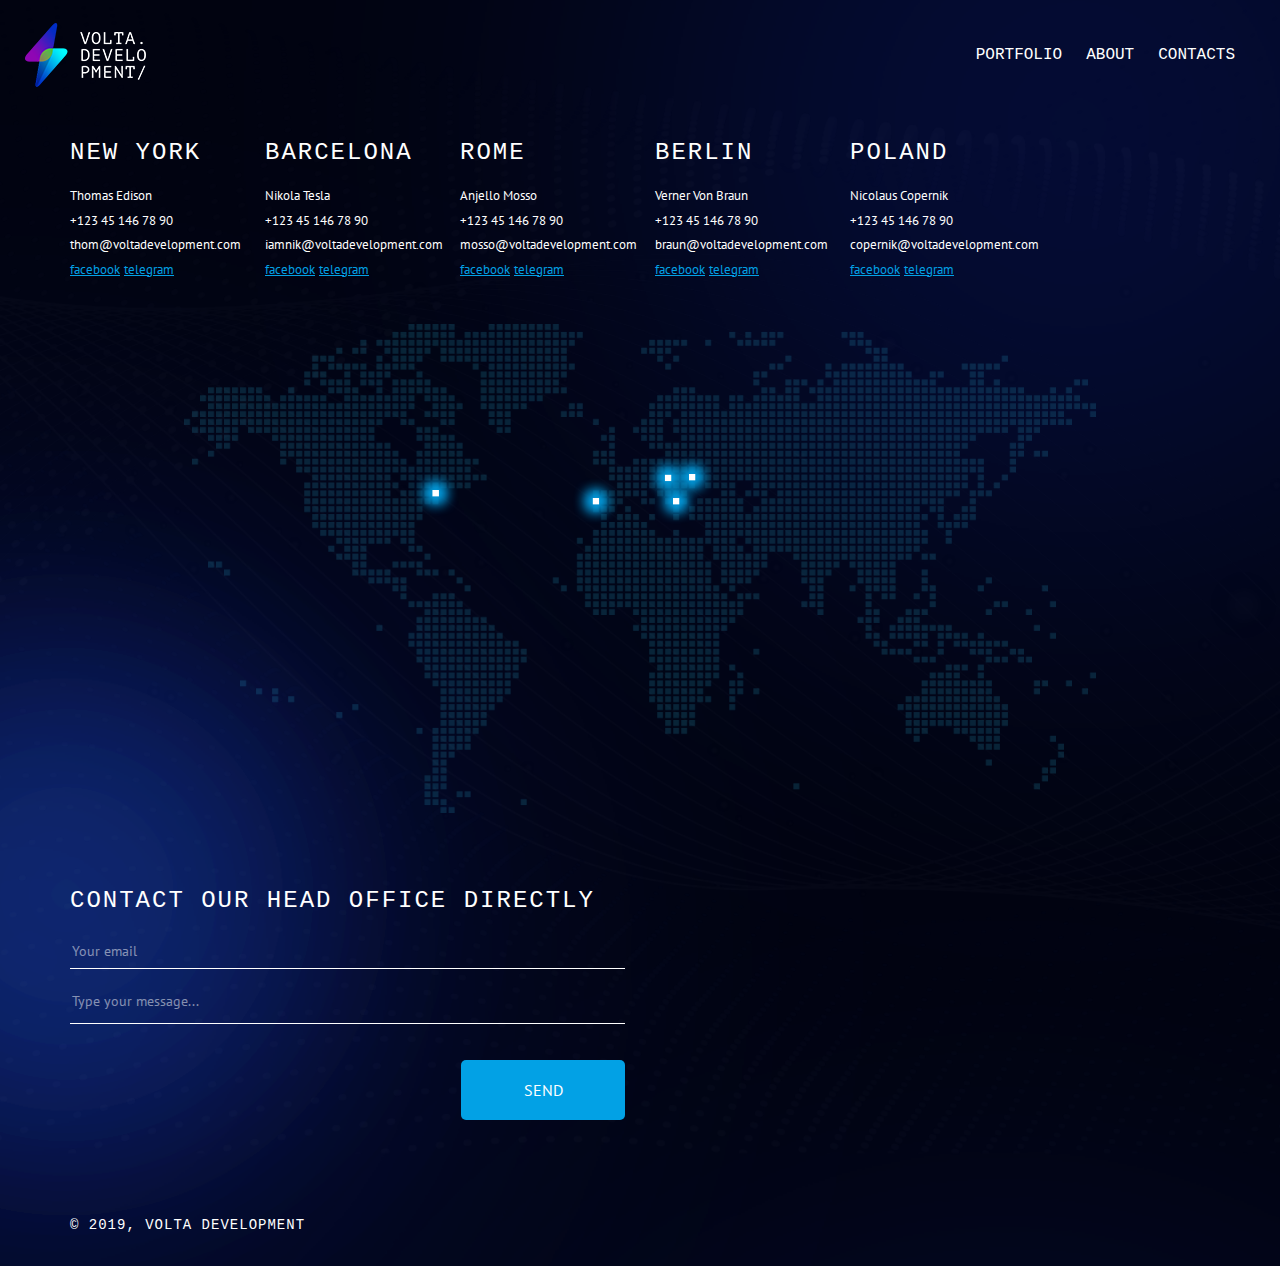
<file: contact.html>
<!DOCTYPE html>
<html lang="en">

<head>
    <meta charset="UTF-8">
    <meta name="viewport" content="width=device-width, initial-scale=1.0">
    <meta http-equiv="X-UA-Compatible" content="ie=edge">
    <title>Contact</title>
    <link rel="shortcut icon" href="favicon.ico" type="image/x-icon">
    <link rel="stylesheet" href="css/all.min.css">
    <link rel="stylesheet" href="css/slick.css">
    <link rel="stylesheet" href="css/bootstrap.min.css">
    <link rel="stylesheet" href="css/jquery.formstyler.css">
    <link rel="stylesheet" href="css/animation.css">
    <link rel="stylesheet" href="css/common.css">
    <link rel="stylesheet" href="css/responsive.css">
</head>

<body class="contact-page">

    <header class="header">
        <div class="container-fluid">
            <div class="row align-items-center">
                <div class="col-md-6 col-12">
                    <div class="header__logo">
                        <a href="index.html"><img src="image/logo.svg" alt="logo"></a>
                    </div>
                </div>
                <div class="col-md-6 col-12">
                    <img class="phone-burger" src="image/burger-icon.svg" alt="burger">
                    <div class="header__nav">
                        <img src="image/close-icon.svg" alt="close menu" class="close-phone-menu">
                        <ul>
                            <li><a href="#">Portfolio</a></li>
                            <li><a href="#">About</a></li>
                            <li><a href="#">Contacts</a></li>
                        </ul>
                    </div>
                </div>
            </div>
        </div>
    </header>

    <div class="bg-animate">
        <img src="image/elements/el3.png" alt="image" class="bg-el3">
    </div>
    <main>
        <div class="contact-lists">
            <div class="container">
                <div class="row">
                    <div class="col-lg-2 col-md-2">
                        <div class="list-box">
                            <p class="list-box__title">New York</p>
                            <ul class="list-box__list">
                                <li>Thomas Edison</li>
                                <li><a href="tel:+123451467890">+123 45 146 78 90</a></li>
                                <li><a href="mailto:thom@voltadevelopment.com">thom@voltadevelopment.com</a></li>
                                <li><a href="#" target="_blank">facebook</a><a href="#" target="_blank">telegram</a>
                                </li>
                            </ul>
                        </div>
                    </div>
                    <div class="col-lg-2 col-md-2">
                        <div class="list-box">
                            <p class="list-box__title">Barcelona</p>
                            <ul class="list-box__list">
                                <li>Nikola Tesla</li>
                                <li><a href="tel:+123451467890">+123 45 146 78 90</a></li>
                                <li><a href="mailto:iamnik@voltadevelopment.com">iamnik@voltadevelopment.com</a></li>
                                <li><a href="#" target="_blank">facebook</a><a href="#" target="_blank">telegram</a>
                                </li>
                            </ul>
                        </div>
                    </div>
                    <div class="col-lg-2 col-md-2">
                        <div class="list-box">
                            <p class="list-box__title">Rome</p>
                            <ul class="list-box__list">
                                <li>Anjello Mosso</li>
                                <li><a href="tel:+123451467890">+123 45 146 78 90</a></li>
                                <li><a href="mailto:mosso@voltadevelopment.com">mosso@voltadevelopment.com</a></li>
                                <li><a href="#" target="_blank">facebook</a><a href="#" target="_blank">telegram</a>
                                </li>
                            </ul>
                        </div>
                    </div>
                    <div class="col-lg-2 col-md-2">
                        <div class="list-box">
                            <p class="list-box__title">Berlin</p>
                            <ul class="list-box__list">
                                <li>Verner Von Braun</li>
                                <li><a href="tel:+123451467890">+123 45 146 78 90</a></li>
                                <li><a href="mailto:thom@voltadevelopment.com">braun@voltadevelopment.com</a></li>
                                <li><a href="#" target="_blank">facebook</a><a href="#" target="_blank">telegram</a>
                                </li>
                            </ul>
                        </div>
                    </div>
                    <div class="col-lg-2 col-md-2">
                        <div class="list-box">
                            <p class="list-box__title">Poland</p>
                            <ul class="list-box__list">
                                <li>Nicolaus Copernik</li>
                                <li><a href="tel:+123451467890">+123 45 146 78 90</a></li>
                                <li><a href="mailto:thom@voltadevelopment.com">copernik@voltadevelopment.com</a></li>
                                <li><a href="#" target="_blank">facebook</a><a href="#" target="_blank">telegram</a>
                                </li>
                            </ul>
                        </div>
                    </div>
                </div>
            </div>
        </div>
        <div class="container">
            <div class="map-section">
                <img src="image/world-map.png" alt="map">
                <img src="image/world-city1.png" alt="city" class="city city-animation1">
                <img src="image/world-city2.png" alt="city" class="city city-animation2">
                <img src="image/world-city3.png" alt="city" class="city city-animation3">
                <img src="image/world-city4.png" alt="city" class="city city-animation4">
                <img src="image/world-city5.png" alt="city" class="city city-animation5">
            </div>
        </div>
        <div class="contact-form">
            <div class="container">
                <div class="row">
                    <div class="col-xl-6 col-lg-7 col-md-7">
                        <form action="">
                            <div class="contact-form__title">contact our<br> Head office directly</div>
                            <input type="email" placeholder="Your email">
                            <textarea placeholder="Type your message..."></textarea>
                            <div class="submit-box">
                                <input type="submit" value="send">
                            </div>
                        </form>
                    </div>
                </div>
            </div>
        </div>
    </main>

    <footer class="footer">
        <div class="container">
            <p>© 2019, Volta development</p>
        </div>
    </footer>


    <script src="js/jquery.min.js"></script>
    <script src="js/slick.js"></script>
    <script src="js/bootstrap.min.js"></script>
    <script src="js/jquery.formstyler.min.js"></script>
    <script src="js/common.js"></script>
</body>

</html>
</file>
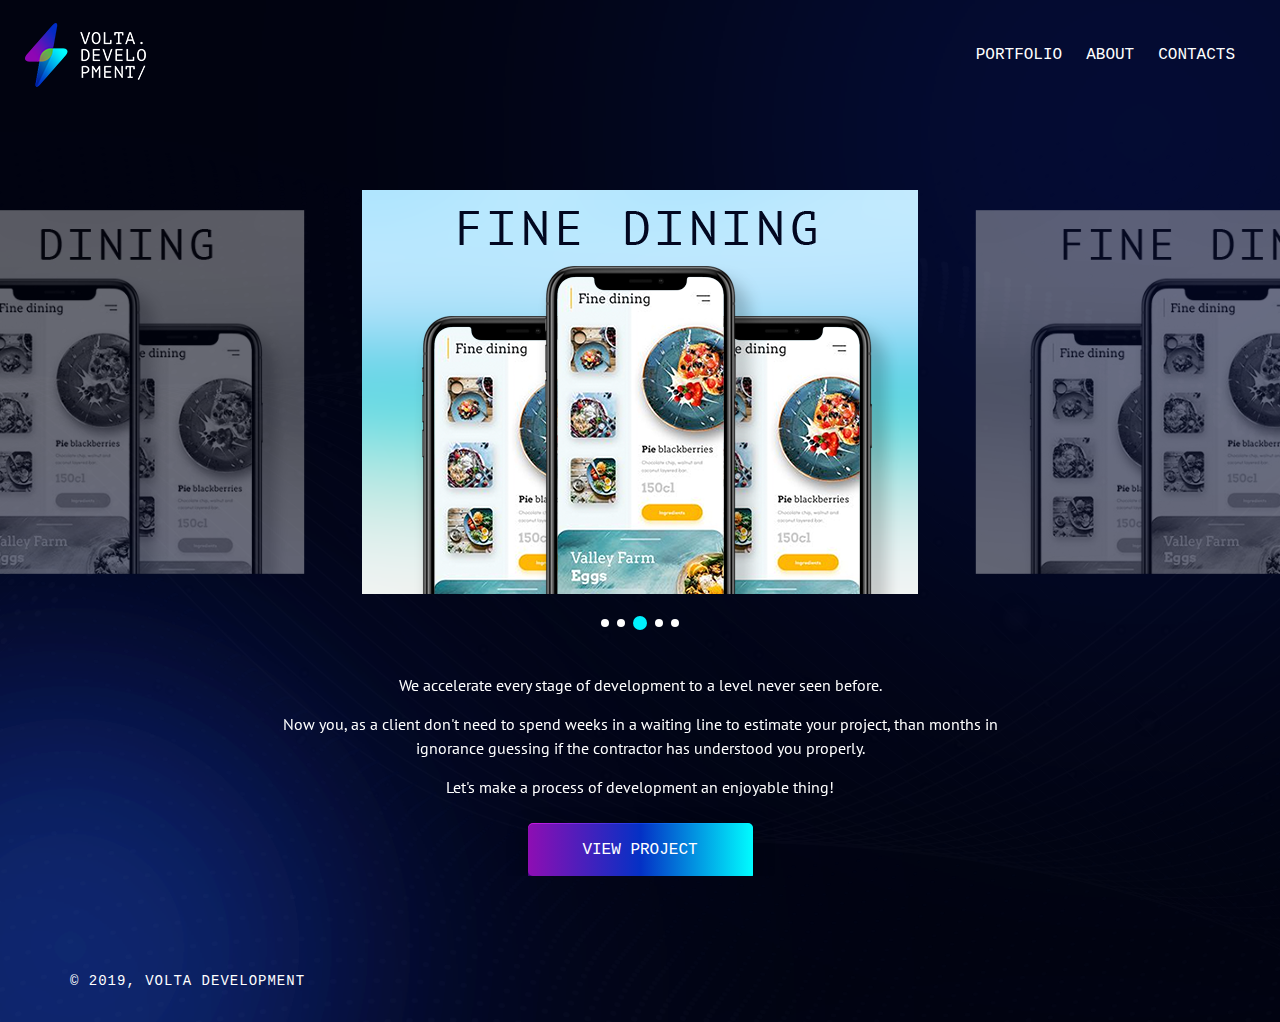
<file: portfolio.html>
<!DOCTYPE html>
<html lang="en">

<head>
    <meta charset="UTF-8">
    <meta name="viewport" content="width=device-width, initial-scale=1.0">
    <meta http-equiv="X-UA-Compatible" content="ie=edge">
    <title>Portfolio</title>
    <link rel="shortcut icon" href="favicon.ico" type="image/x-icon">
    <link rel="stylesheet" href="css/all.min.css">
    <link rel="stylesheet" href="css/slick.css">
    <link rel="stylesheet" href="css/bootstrap.min.css">
    <link rel="stylesheet" href="css/jquery.formstyler.css">
    <link rel="stylesheet" href="css/animation.css">
    <link rel="stylesheet" href="css/common.css">
    <link rel="stylesheet" href="css/responsive.css">
</head>

<body class="portfolio-page">

    <header class="header">
        <div class="container-fluid">
            <div class="row align-items-center">
                <div class="col-md-6 col-12">
                    <div class="header__logo">
                        <a href="index.html"><img src="image/logo.svg" alt="logo"></a>
                    </div>
                </div>
                <div class="col-md-6 col-12">
                    <img class="phone-burger" src="image/burger-icon.svg" alt="burger">
                    <div class="header__nav">
                        <img src="image/close-icon.svg" alt="close menu" class="close-phone-menu">
                        <ul>
                            <li><a href="#">Portfolio</a></li>
                            <li><a href="#">About</a></li>
                            <li><a href="#">Contacts</a></li>
                        </ul>
                    </div>
                </div>
            </div>
        </div>
    </header>

    <div class="bg-animate">
        <img src="image/elements/el4.png" alt="image" class="bg-el4">
    </div>
    <main>
        <div class="carousel">
            <div class="portfolio-slider">
                <div class="sd">
                    <img src="image/slide.png" alt="slide">
                </div>
                <div class="sd">
                    <img src="image/slide.png" alt="slide">
                </div>
                <div class="sd">
                    <img src="image/slide.png" alt="slide">
                </div>
                <div class="sd">
                    <img src="image/slide.png" alt="slide">
                </div>
                <div class="sd">
                    <img src="image/slide.png" alt="slide">
                </div>

            </div>
            <div class="slider-nav nah">
                <div>
                    <div class="container">
                        <div class="aft-carousel-sect estimate__bottomsect">
                            <p>We accelerate every stage of development to a level never seen before.</p>
                            <p>
                                Now you, as a client don't need to spend weeks in a waiting line to estimate your
                                project, than
                                months
                                in ignorance guessing if the contractor has understood you properly.
                            </p>
                            <p>
                                Let's make a process of development an enjoyable thing!
                            </p>
                            <div class="btn-gradient-wrap">
                                <a class="gradient-btn" href="#">View Project</a>
                            </div>

                        </div>
                    </div>
                </div>
                <div>
                    <div class="container">
                        <div class="aft-carousel-sect estimate__bottomsect">
                            <p>We accelerate every stage of development to a level never seen before.</p>
                            <p>
                                Now you, as a client don't need to spend weeks in a waiting line to estimate your
                                project, than
                                months
                                in ignorance guessing if the contractor has understood you properly.
                            </p>
                            <p>
                                Let's make a process of development an enjoyable thing!
                            </p>
                            <div class="btn-gradient-wrap">
                                <a class="gradient-btn" href="#">View Project</a>
                            </div>

                        </div>
                    </div>
                </div>
                <div>
                    <div class="container">
                        <div class="aft-carousel-sect estimate__bottomsect">
                            <p>We accelerate every stage of development to a level never seen before.</p>
                            <p>
                                Now you, as a client don't need to spend weeks in a waiting line to estimate your
                                project, than
                                months
                                in ignorance guessing if the contractor has understood you properly.
                            </p>
                            <p>
                                Let's make a process of development an enjoyable thing!
                            </p>
                            <div class="btn-gradient-wrap">
                                <a class="gradient-btn" href="#">View Project</a>
                            </div>

                        </div>
                    </div>
                </div>
                <div>
                    <div class="container">
                        <div class="aft-carousel-sect estimate__bottomsect">
                            <p>We accelerate every stage of development to a level never seen before.</p>
                            <p>
                                Now you, as a client don't need to spend weeks in a waiting line to estimate your
                                project, than
                                months
                                in ignorance guessing if the contractor has understood you properly.
                            </p>
                            <p>
                                Let's make a process of development an enjoyable thing!
                            </p>
                            <div class="btn-gradient-wrap">
                                <a class="gradient-btn" href="#">View Project</a>
                            </div>

                        </div>
                    </div>
                </div>
                <div>
                    <div class="container">
                        <div class="aft-carousel-sect estimate__bottomsect">
                            <p>We accelerate every stage of development to a level never seen before.</p>
                            <p>
                                Now you, as a client don't need to spend weeks in a waiting line to estimate your
                                project, than
                                months
                                in ignorance guessing if the contractor has understood you properly.
                            </p>
                            <p>
                                Let's make a process of development an enjoyable thing!
                            </p>
                            <div class="btn-gradient-wrap">
                                <a class="gradient-btn" href="#">View Project</a>
                            </div>

                        </div>
                    </div>
                </div>
            </div>
        </div>

    </main>

    <footer class="footer">
        <div class="container">
            <p>© 2019, Volta development</p>
        </div>
    </footer>


    <script src="js/jquery.min.js"></script>
    <script src="js/slick.js"></script>
    <script src="js/bootstrap.min.js"></script>
    <script src="js/jquery.formstyler.min.js"></script>
    <script src="js/common.js"></script>
</body>

</html>
</file>
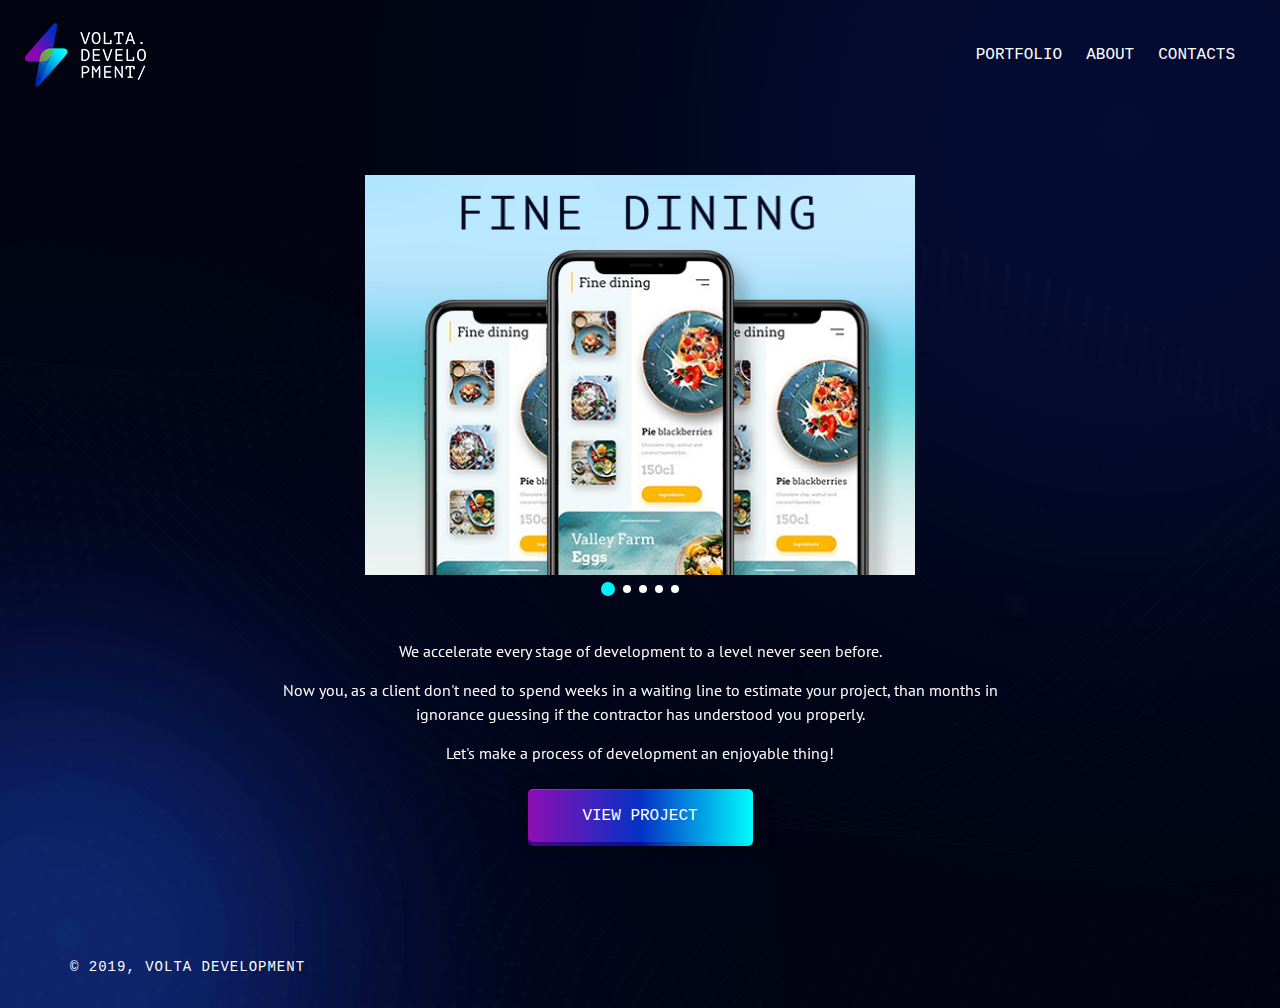
<file: portfolio2.html>
<!DOCTYPE html>
<html lang="en">

<head>
    <meta charset="UTF-8">
    <meta name="viewport" content="width=device-width, initial-scale=1.0">
    <meta http-equiv="X-UA-Compatible" content="ie=edge">
    <title>Portfolio</title>
    <link rel="shortcut icon" href="favicon.ico" type="image/x-icon">
    <link rel="stylesheet" href="css/all.min.css">
    <link rel="stylesheet" href="css/slick.css">
    <link rel="stylesheet" href="css/bootstrap.min.css">
    <link rel="stylesheet" href="css/jquery.formstyler.css">
    <link rel="stylesheet" href="css/animation.css">
    <link rel="stylesheet" href="css/common.css">
    <link rel="stylesheet" href="css/responsive.css">
</head>

<body class="portfolio-page">

    <header class="header">
        <div class="container-fluid">
            <div class="row align-items-center">
                <div class="col-md-6 col-12">
                    <div class="header__logo">
                        <a href="index.html"><img src="image/logo.svg" alt="logo"></a>
                    </div>
                </div>
                <div class="col-md-6 col-12">
                    <img class="phone-burger" src="image/burger-icon.svg" alt="burger">
                    <div class="header__nav">
                        <img src="image/close-icon.svg" alt="close menu" class="close-phone-menu">
                        <ul>
                            <li><a href="#">Portfolio</a></li>
                            <li><a href="#">About</a></li>
                            <li><a href="#">Contacts</a></li>
                        </ul>
                    </div>
                </div>
            </div>
        </div>
    </header>

    <div class="bg-animate">
        <img src="image/elements/el4.png" alt="image" class="bg-el4">
    </div>
    <main>

        <!-- <div class="container">
            <div class="aft-carousel-sect estimate__bottomsect">
                <p>We accelerate every stage of development to a level never seen before.</p>
                <p>
                    Now you, as a client don't need to spend weeks in a waiting line to estimate your project, than
                    months
                    in ignorance guessing if the contractor has understood you properly.
                </p>
                <p>
                    Let's make a process of development an enjoyable thing!
                </p>
                <div class="btn-gradient-wrap">
                    <a class="gradient-btn" href="#">View Project</a>
                </div>

            </div>
        </div> -->
        <div class="carousel-ah">
            <div class="container-ah">
                <div class="portfolio-slider-ah">
                    <div class="sd">
                        <img src="image/slide.png" alt="slide">
                    </div>
                    <div class="sd">
                        <img src="image/slide.png" alt="slide">
                    </div>
                    <div class="sd">
                        <img src="image/slide.png" alt="slide">
                    </div>
                    <div class="sd">
                        <img src="image/slide.png" alt="slide">
                    </div>
                    <div class="sd">
                        <img src="image/slide.png" alt="slide">
                    </div>

                </div>
                <div class="slider-nav ah">
                    <div>
                        <div class="container">
                            <div class="aft-carousel-sect estimate__bottomsect">
                                <p>We accelerate every stage of development to a level never seen before.</p>
                                <p>
                                    Now you, as a client don't need to spend weeks in a waiting line to estimate your
                                    project, than
                                    months
                                    in ignorance guessing if the contractor has understood you properly.
                                </p>
                                <p>
                                    Let's make a process of development an enjoyable thing!
                                </p>
                                <div class="btn-gradient-wrap">
                                    <a class="gradient-btn" href="#">View Project</a>
                                </div>
                            </div>
                        </div>
                    </div>
                    <div>
                        <div class="container">
                            <div class="aft-carousel-sect estimate__bottomsect">
                                <p>We accelerate every stage of development to a level never seen before.</p>
                                <p>
                                    Now you, as a client don't need to spend weeks in a waiting line to estimate your
                                    project, than
                                    months
                                    in ignorance guessing if the contractor has understood you properly.
                                </p>
                                <p>
                                    Let's make a process of development an enjoyable thing!
                                </p>
                                <div class="btn-gradient-wrap">
                                    <a class="gradient-btn" href="#">View Project</a>
                                </div>
                            </div>
                        </div>
                    </div>
                    <div>
                        <div class="container">
                            <div class="aft-carousel-sect estimate__bottomsect">
                                <p>We accelerate every stage of development to a level never seen before.</p>
                                <p>
                                    Now you, as a client don't need to spend weeks in a waiting line to estimate your
                                    project, than
                                    months
                                    in ignorance guessing if the contractor has understood you properly.
                                </p>
                                <p>
                                    Let's make a process of development an enjoyable thing!
                                </p>
                                <div class="btn-gradient-wrap">
                                    <a class="gradient-btn" href="#">View Project</a>
                                </div>
                            </div>
                        </div>
                    </div>
                    <div>
                        <div class="container">
                            <div class="aft-carousel-sect estimate__bottomsect">
                                <p>We accelerate every stage of development to a level never seen before.</p>
                                <p>
                                    Now you, as a client don't need to spend weeks in a waiting line to estimate your
                                    project, than
                                    months
                                    in ignorance guessing if the contractor has understood you properly.
                                </p>
                                <p>
                                    Let's make a process of development an enjoyable thing!
                                </p>
                                <div class="btn-gradient-wrap">
                                    <a class="gradient-btn" href="#">View Project</a>
                                </div>
                            </div>
                        </div>
                    </div>
                    <div>
                        <div class="container">
                            <div class="aft-carousel-sect estimate__bottomsect">
                                <p>We accelerate every stage of development to a level never seen before.</p>
                                <p>
                                    Now you, as a client don't need to spend weeks in a waiting line to estimate your
                                    project, than
                                    months
                                    in ignorance guessing if the contractor has understood you properly.
                                </p>
                                <p>
                                    Let's make a process of development an enjoyable thing!
                                </p>
                                <div class="btn-gradient-wrap">
                                    <a class="gradient-btn" href="#">View Project</a>
                                </div>
                            </div>
                        </div>
                    </div>
                </div>
            </div>
        </div>
    </main>

    <footer class="footer">
        <div class="container">
            <p>© 2019, Volta development</p>
        </div>
    </footer>


    <script src="js/jquery.min.js"></script>
    <script src="js/slick.js"></script>
    <script src="js/bootstrap.min.js"></script>
    <script src="js/jquery.formstyler.min.js"></script>
    <script src="js/common.js"></script>
</body>

</html>
</file>
<file: css/animation.css>
/* rotate text */
.change-text__hiden {
    overflow: hidden;
    height: 48px;
    display: inline-block;
    position: absolute;
    bottom: 9px;
    left: 300px;
}

.change-text__list {
    margin-top: 0;
    padding-left: 110px;
    text-align: left;
    list-style: none;
    -webkit-animation-name: change;
    -webkit-animation-duration: 10s;
    -webkit-animation-iteration-count: infinite;
    animation-name: change;
    animation-duration: 10s;
    animation-iteration-count: infinite;
}

.change-text__list__item {
    line-height: 40px;
    margin: 0;
}

@-webkit-keyframes opacity {

    0%,
    100% {
        opacity: 0;
    }

    50% {
        opacity: 1;
    }
}

@-webkit-keyframes change {

    0%,
    12.66%,
    100% {
        -webkit-transform: translate3d(0, 0, 0);
        transform: translate3d(0, 0, 0);
    }

    16.66%,
    29.32% {
        -webkit-transform: translate3d(0, -25.7%, 0);
        transform: translate3d(0, -25.7%, 0);
        -moz-transform: translate3d(0, -25.7%, 0);
        -ms-transform: translate3d(0, -25.7%, 0);
        -o-transform: translate3d(0, -25.7%, 0);
    }

    33.32%,
    45.98% {
        -webkit-transform: translate3d(0, -52%, 0);
        transform: translate3d(0, -52%, 0);
        -moz-transform: translate3d(0, -52%, 0);
        -ms-transform: translate3d(0, -52%, 0);
        -o-transform: translate3d(0, -52%, 0);
    }

    49.98%,
    62.64% {
        -webkit-transform: translate3d(0, -78%, 0);
        transform: translate3d(0, -78%, 0);
        -moz-transform: translate3d(0, -78%, 0);
        -ms-transform: translate3d(0, -78%, 0);
        -o-transform: translate3d(0, -78%, 0);
    }

    66.64%,
    79.3% {
        -webkit-transform: translate3d(0, -52%, 0);
        transform: translate3d(0, -52%, 0);
        -moz-transform: translate3d(0, -52%, 0);
        -ms-transform: translate3d(0, -52%, 0);
        -o-transform: translate3d(0, -52%, 0);
    }

    83.3%,
    95.96% {
        -webkit-transform: translate3d(0, -25.7%, 0);
        transform: translate3d(0, -25.7%, 0);
        -moz-transform: translate3d(0, -25.7%, 0);
        -ms-transform: translate3d(0, -25.7%, 0);
        -o-transform: translate3d(0, -25.7%, 0);
    }
}

@keyframes opacity {

    0%,
    100% {
        opacity: 0;
    }

    50% {
        opacity: 1;
    }
}

@keyframes change {

    0%,
    12.66%,
    100% {
        -webkit-transform: translate3d(0, 0, 0);
        transform: translate3d(0, 0, 0);
    }

    16.66%,
    29.32% {
        -webkit-transform: translate3d(0, -25.7%, 0);
        transform: translate3d(0, -25.7%, 0);
        -moz-transform: translate3d(0, -25.7%, 0);
        -ms-transform: translate3d(0, -25.7%, 0);
        -o-transform: translate3d(0, -25.7%, 0);
    }

    33.32%,
    45.98% {
        -webkit-transform: translate3d(0, -52%, 0);
        transform: translate3d(0, -52%, 0);
        -moz-transform: translate3d(0, -52%, 0);
        -ms-transform: translate3d(0, -52%, 0);
        -o-transform: translate3d(0, -52%, 0);
    }

    49.98%,
    62.64% {
        -webkit-transform: translate3d(0, -78%, 0);
        transform: translate3d(0, -78%, 0);
        -moz-transform: translate3d(0, -78%, 0);
        -ms-transform: translate3d(0, -78%, 0);
        -o-transform: translate3d(0, -78%, 0);
    }

    66.64%,
    79.3% {
        -webkit-transform: translate3d(0, -52%, 0);
        transform: translate3d(0, -52%, 0);
        -moz-transform: translate3d(0, -52%, 0);
        -ms-transform: translate3d(0, -52%, 0);
        -o-transform: translate3d(0, -52%, 0);
    }

    83.3%,
    95.96% {
        -webkit-transform: translate3d(0, -25.7%, 0);
        transform: translate3d(0, -25.7%, 0);
        -moz-transform: translate3d(0, -25.7%, 0);
        -ms-transform: translate3d(0, -25.7%, 0);
        -o-transform: translate3d(0, -25.7%, 0);
    }
}

/* bg pic - main page*/
.bg-el1 {
    -webkit-animation-name: bg-animation1;
    -webkit-animation-duration: 10s;
    -webkit-animation-iteration-count: infinite;
    animation-name: bg-animation1;
    animation-duration: 10s;
    animation-iteration-count: infinite;
}

.bg-el2 {
    -webkit-animation-name: bg-animation1;
    -webkit-animation-duration: 10s;
    -webkit-animation-iteration-count: infinite;
    animation-name: bg-animation1;
    animation-duration: 10s;
    animation-iteration-count: infinite;
}

.bg-el3 {
    -webkit-animation-name: bg-animation1;
    -webkit-animation-duration: 10s;
    -webkit-animation-iteration-count: infinite;
    animation-name: bg-animation1;
    animation-duration: 10s;
    animation-iteration-count: infinite;
}

.bg-el4,
.bg-el5 {
    -webkit-animation-name: bg-animation1;
    -webkit-animation-duration: 10s;
    -webkit-animation-iteration-count: infinite;
    animation-name: bg-animation1;
    animation-duration: 10s;
    animation-iteration-count: infinite;
}


@keyframes bg-animation1 {
    0% {
        transform: rotateX(0deg) scale(1);
        -webkit-transform: rotateX(0deg) scale(1);
        -moz-transform: rotateX(0deg) scale(1);
        -ms-transform: rotateX(0deg) scale(1);
        -o-transform: rotateX(0deg) scale(1);
    }

    50% {
        transform: rotateX(30deg) scale(1.1);
        -webkit-transform: rotateX(30deg) scale(1.1);
        -moz-transform: rotateX(30deg) scale(1.1);
        -ms-transform: rotateX(30deg) scale(1.1);
        -o-transform: rotateX(30deg) scale(1.1);
    }

    100% {
        transform: rotateX(0deg) scale(1);
        -webkit-transform: rotateX(0deg) scale(1);
        -moz-transform: rotateX(0deg) scale(1);
        -ms-transform: rotateX(0deg) scale(1);
        -o-transform: rotateX(0deg) scale(1);
    }
}

@-webkit-keyframes bg-animation1 {
    0% {
        transform: rotateX(0deg) scale(1);
        -webkit-transform: rotateX(0deg) scale(1);
        -moz-transform: rotateX(0deg) scale(1);
        -ms-transform: rotateX(0deg) scale(1);
        -o-transform: rotateX(0deg) scale(1);
    }

    50% {
        transform: rotateX(30deg) scale(1.1);
        -webkit-transform: rotateX(30deg) scale(1.1);
        -moz-transform: rotateX(30deg) scale(1.1);
        -ms-transform: rotateX(30deg) scale(1.1);
        -o-transform: rotateX(30deg) scale(1.1);
    }

    100% {
        transform: rotateX(0deg) scale(1);
        -webkit-transform: rotateX(0deg) scale(1);
        -moz-transform: rotateX(0deg) scale(1);
        -ms-transform: rotateX(0deg) scale(1);
        -o-transform: rotateX(0deg) scale(1);
    }
}

/* arrow animation - main page */

.rad-animation .rad-arrow {
    -webkit-animation-name: arrow-animation;
    -webkit-animation-duration: 1s;
    -webkit-animation-iteration-count: infinite;
    animation-name: arrow-animation;
    animation-duration: 1s;
    animation-iteration-count: infinite;
}

@keyframes arrow-animation {
    0% {
        transform: rotate(0deg);
        -webkit-transform: rotate(0deg);
        -moz-transform: rotate(0deg);
        -ms-transform: rotate(0deg);
        -o-transform: rotate(0deg);
    }

    25% {
        transform: rotate(-8deg);
        -webkit-transform: rotate(-8deg);
        -moz-transform: rotate(-8deg);
        -ms-transform: rotate(-8deg);
        -o-transform: rotate(-8deg);
    }

    50% {
        transform: rotate(-5deg);
        -webkit-transform: rotate(-5deg);
        -moz-transform: rotate(-5deg);
        -ms-transform: rotate(-5deg);
        -o-transform: rotate(-5deg);
    }

    75% {
        transform: rotate(-7deg);
        -webkit-transform: rotate(-7deg);
        -moz-transform: rotate(-7deg);
        -ms-transform: rotate(-7deg);
        -o-transform: rotate(-7deg);
    }


    100% {
        transform: rotate(0deg);
        -webkit-transform: rotate(0deg);
        -moz-transform: rotate(0deg);
        -ms-transform: rotate(0deg);
        -o-transform: rotate(0deg);
    }

}

@-webkit-keyframes arrow-animation {
    0% {
        transform: rotate(0deg);
        -webkit-transform: rotate(0deg);
        -moz-transform: rotate(0deg);
        -ms-transform: rotate(0deg);
        -o-transform: rotate(0deg);
    }

    25% {
        transform: rotate(-8deg);
        -webkit-transform: rotate(-8deg);
        -moz-transform: rotate(-8deg);
        -ms-transform: rotate(-8deg);
        -o-transform: rotate(-8deg);
    }

    50% {
        transform: rotate(-5deg);
        -webkit-transform: rotate(-5deg);
        -moz-transform: rotate(-5deg);
        -ms-transform: rotate(-5deg);
        -o-transform: rotate(-5deg);
    }

    75% {
        transform: rotate(-7deg);
        -webkit-transform: rotate(-7deg);
        -moz-transform: rotate(-7deg);
        -ms-transform: rotate(-7deg);
        -o-transform: rotate(-7deg);
    }


    100% {
        transform: rotate(0deg);
        -webkit-transform: rotate(0deg);
        -moz-transform: rotate(0deg);
        -ms-transform: rotate(0deg);
        -o-transform: rotate(0deg);
    }
}

.rad-animation:after {
    -webkit-animation-name: shadow-animation;
    -webkit-animation-duration: 2s;
    -webkit-animation-iteration-count: infinite;
    animation-name: shadow-animation;
    animation-duration: 2s;
    animation-iteration-count: infinite;
}

@keyframes shadow-animation {
    0% {
        box-shadow: 0px 0px 100px #00dffc;
    }

    50% {
        box-shadow: 0px 0px 50px #00dffc;
    }

    100% {
        box-shadow: 0px 0px 100px #00dffc;
    }
}

@-webkit-keyframes shadow-animation {
    0% {
        box-shadow: 0px 0px 100px #00dffc;
    }

    50% {
        box-shadow: 0px 0px 50px #00dffc;
    }

    100% {
        box-shadow: 0px 0px 100px #00dffc;
    }
}

.city-animation1 {
    -webkit-animation-name: city1;
    -webkit-animation-duration: 2s;
    -webkit-animation-iteration-count: infinite;
    animation-name: city1;
    animation-duration: 2s;
    animation-iteration-count: infinite;
    animation-delay: 0s;
}

@keyframes city1 {
    0% {
        opacity: 1;
    }

    50% {
        opacity: 0;
    }

    100% {
        opacity: 1;
    }
}

@-webkit-keyframes city1 {
    0% {
        opacity: 1;
    }

    50% {
        opacity: 0;
    }

    100% {
        opacity: 1;
    }
}

.city-animation2 {
    -webkit-animation-name: city1;
    -webkit-animation-duration: 2;
    -webkit-animation-iteration-count: infinite;
    animation-name: city1;
    animation-duration: 2s;
    animation-iteration-count: infinite;
    animation-delay: 0.10s;
}

.city-animation3 {
    -webkit-animation-name: city1;
    -webkit-animation-duration: 2s;
    -webkit-animation-iteration-count: infinite;
    animation-name: city1;
    animation-duration: 2s;
    animation-iteration-count: infinite;
    animation-delay: 0.20s;
}

.city-animation4 {
    -webkit-animation-name: city1;
    -webkit-animation-duration: 2s;
    -webkit-animation-iteration-count: infinite;
    animation-name: city1;
    animation-duration: 2s;
    animation-iteration-count: infinite;
    animation-delay: 0.30s;
}

.city-animation5 {
    -webkit-animation-name: city1;
    -webkit-animation-duration: 2s;
    -webkit-animation-iteration-count: infinite;
    animation-name: city1;
    animation-duration: 2s;
    animation-iteration-count: infinite;
    animation-delay: 0.40s;
}
</file>
<file: css/common.css>
/* google fonts */
@import url('https://fonts.googleapis.com/css?family=PT+Mono|PT+Sans:400,700&display=swap&subset=cyrillic,cyrillic-ext,latin-ext');

/* font-family: 'PT Mono', monospace; */

html {
    scroll-behavior: smooth;
}

body {
    background-image: url(../image/bg-elements.png);
    background-size: 100%;
    position: relative;
    font-family: 'PT Sans', sans-serif;
    overflow-x: hidden;
}

main {
    overflow-x: hidden;
    position: relative;
}

h2 {
    font-size: 48px;
    color: #fff;
    font-family: 'PT Mono', monospace;
    letter-spacing: 5px;
    text-transform: uppercase;
}

h3 {
    color: #fff;
    font-family: 'PT Mono', monospace;
    text-transform: uppercase;
    font-size: 36px;
    letter-spacing: 3px;
}

/* header */
.header {
    position: absolute;
    left: 0;
    top: 23px;
    width: 100%;
    z-index: 5;
}

.header__logo {
    padding-left: 10px;
}

.header__nav ul {
    padding: 0 30px 0 0;
    margin: 0;
    text-align: right;
}

.header__nav ul li {
    display: inline-block;
    vertical-align: middle;
    margin-left: 20px;
}

.header__nav ul li a {
    color: #fff;
    font-size: 16px;
    text-transform: uppercase;
    font-family: 'PT Mono', monospace;
    text-decoration: none;
    display: block;
}


.header__nav ul li a:after {
    content: "";
    height: 1px;
    width: 0;
    background-color: #fff;
    transition: .7s;
    -webkit-transition: .7s;
    -moz-transition: .7s;
    -ms-transition: .7s;
    -o-transition: .7s;
    display: block;
}

.header__nav ul li a:hover:after {
    width: 100%;
}

/* main page 1 screen */
.main-topscreen {
    height: 100vh;
    min-height: 600px;
    display: flex;
    align-items: center;
    position: relative;
    z-index: 2;
}

.main-topscreen p.change-text__animation {
    font-size: 48px;
    color: #fff;
    font-family: 'PT Mono', monospace;
    text-transform: uppercase;
    letter-spacing: 5px;
}

.rotate-animation-text {
    position: relative;
}

.change-text__list {
    margin-bottom: 0;
}

.change-text__list__item {
    color: #02a1e5;
    font-size: 48px;
    font-family: 'PT Mono', monospace;
    text-transform: uppercase;
    letter-spacing: 5px;
    margin-top: 10px;
}

.change-text__list__item:first-child {
    margin-top: 0;
}

.bg-el1 {
    position: absolute;
    left: 0;
    width: 100%;
    opacity: .15;
    top: 15vh;
}

.bg-el2 {
    position: absolute;
    left: 0;
    width: 100%;
    opacity: .15;
    top: 185vh;
}

.bg-animate {
    position: absolute;
    left: 0;
    top: 0;
    width: 100%;
    height: 100%;
    overflow: hidden;
    z-index: 1;
}

/* main page 2 page */
.main-secondscreen {
    position: relative;
    z-index: 2;
    padding-bottom: 205px;
}

.main-secondscreen__left-box p {
    font-family: 'PT Sans', sans-serif;
    color: #fff;
    font-size: 16px;
    margin-bottom: 10px;
}

.main-secondscreen__left-box p.title {
    font-family: 'PT Mono', monospace;
    font-size: 20px;
    text-transform: uppercase;
    line-height: 26px;
    margin-bottom: 25px;
    letter-spacing: 2px;
}

.main-secondscreen__right-box .title {
    font-family: 'PT Mono', monospace;
    font-size: 14px;
    color: #fff;
    text-transform: uppercase;
    text-align: center;
    letter-spacing: 2px;
}


.rad-animation {
    width: 353px;
    display: block;
    margin: 0 auto;
    position: relative;
}

.rad-animation .rad-num {
    width: 100%;
}

.rad-animation .rad-arrow {
    position: absolute;
    left: 0;
    right: 0;
    display: block;
    margin: 0 auto;
    bottom: -10px;
}

.main-secondscreen__aftrad-text {
    margin-top: 30px;
}

.main-secondscreen__aftrad-text p {
    color: #fff;
    font-family: 'PT Mono', monospace;
    font-size: 14px;
    text-transform: uppercase;
    text-align: center;
    display: inline-block;
}

.main-secondscreen__aftrad-text .col-md-6 {
    text-align: center;
}

.main-secondscreen__aftrad-text .col-md-6:nth-child(2) p {
    margin-right: 12%;
}

.main-secondscreen__aftrad-text .col-md-6:nth-child(1) p {
    margin-left: 22%;
}

.rad-animation:after {
    content: "";
    display: inline-block;
    width: 40px;
    height: 40px;
    border-radius: 50%;
    -webkit-border-radius: 50%;
    -moz-border-radius: 50%;
    -ms-border-radius: 50%;
    -o-border-radius: 50%;
    position: absolute;
    bottom: 0;
    left: 0;
    right: 0;
    margin: auto;
    top: 64px;
    box-shadow: 0px 0px 100px #00dffc;

}

/* main page - app */

.estimate h2 {
    margin-bottom: 70px;
}

.estimate__title {
    text-align: right;
    text-transform: uppercase;
    font-size: 22px;
    color: #fff;
    line-height: 26px;
    margin-bottom: 0;
    font-family: 'PT Mono', monospace;
    letter-spacing: 2px;
}

.estimate__select .jq-selectbox__dropdown ul {
    padding: 7px 0;
    margin: 0;
    background-color: rgba(255, 255, 255, .1);
}

.estimate__select .jq-selectbox__select {
    position: relative;
    width: 160px;
    border-bottom: 1px solid #02a1e5;
}

.estimate__select .jq-selectbox__select-text {
    font-family: 'PT Sans', sans-serif;
    color: #fff;
    font-size: 16px;
    padding-left: 8px;
    cursor: pointer;
}

.estimate__select .jq-selectbox li {
    padding-left: 8px;
    font-family: 'PT Sans', sans-serif;
    color: #fff;
    font-size: 14px;
    display: block;
    cursor: pointer;
    transition: .3s;
    -webkit-transition: .3s;
    -moz-transition: .3s;
    -ms-transition: .3s;
    -o-transition: .3s;
}

.estimate__select .jq-selectbox li:hover {
    background-color: rgba(255, 255, 255, .1);
}

.estimate__select .jq-selectbox__dropdown {
    width: 100%;
}

.estimate__platform {
    margin-bottom: 60px;
}

.estimate__select {
    margin-top: 8px;
}

.estimate_choosebox {
    height: 70px;
    background-color: rgba(255, 255, 255, 0.1);
    border-radius: 5px;
    -webkit-border-radius: 5px;
    -moz-border-radius: 5px;
    -ms-border-radius: 5px;
    -o-border-radius: 5px;
    margin-bottom: 19px;

    border: 2px solid transparent;
    cursor: pointer;
    transition: .3s;
    -webkit-transition: .3s;
    -moz-transition: .3s;
    -ms-transition: .3s;
    -o-transition: .3s;
}

.estimate_choosebox:hover {
    border: 2px solid #02a1e5;
    box-shadow: 0 5px 15px rgba(2, 161, 229, .2);
}

.estimate_wrapper {
    width: 100%;
    margin: 0;
    cursor: pointer;
    height: 100%;
    display: flex;
    align-items: center;
    justify-content: center;
    padding: 0 19px;
}

.estimate_text p {
    font-family: 'PT Sans', sans-serif;
    font-size: 16px;
    color: #fff;
    margin: 0;
    line-height: 20px;
}

.estimate_icon {
    width: 48px;
    display: inline-block;
    vertical-align: middle;
}

.estimate_text {
    display: inline-block;
    vertical-align: middle;
    width: calc(100% - 55px);
}

.app-check {
    display: none;
}

.app-check:checked+.estimate_choosebox {
    background-color: rgba(2, 161, 229, .3);
}

.estimate__prefferable {
    margin-bottom: 50px;
}

.estimate__prefferable .estimate__title,
.estimate__accounts .estimate__title,
.estimate__genercontent .estimate__title {
    margin-top: 15px;
}

.estimate__accounts,
.estimate__genercontent {
    margin-bottom: 50px;
}

.estimate__bottomsect {
    margin-top: 70px;
}

.estimate__bottomsect p {
    font-family: 'PT Sans', sans-serif;
    font-size: 36px;
    color: #fff;
    margin-bottom: 25px;
}

.estimate__bottomsect p span {
    font-family: 'PT Mono', monospace;
    letter-spacing: 3px;
    margin-left: 15px;
}

.estimate__bottomsect .gradient-btn,
.estimate__bottomsect .transparent-btn {
    position: relative;
    border-radius: 5px;
    -webkit-border-radius: 5px;
    -moz-border-radius: 5px;
    -ms-border-radius: 5px;
    -o-border-radius: 5px;
    display: flex;
    align-items: center;
    justify-content: center;
    width: 100%;
    border: none;
    outline: none;
    overflow: hidden;
}

.estimate__bottomsect .btn-gradient-wrap:hover,
.estimate__bottomsect .transparent-btn:hover {
    box-shadow: 0 7px 16px rgba(2, 161, 229, .5);
}

.estimate__bottomsect .gradient-btn {

    font-family: 'PT Mono', monospace;
    color: #fff;
    font-size: 16px;
    text-transform: uppercase;
    background: linear-gradient(to right, #8e0eb3 0%, #0431c5 50%, #00fcff 100%);
    z-index: 2;
    height: 76px;
}

.btn-gradient-wrap,
.transparent-btn {
    position: relative;
    box-shadow: 0px 5px 20px 0px rgba(0, 0, 0, 0.4);
    transition: .5s;
}

.btn-gradient-wrap:after {
    content: "";
    display: block;
    position: absolute;
    bottom: -4px;
    left: 0;
    height: 12px;
    width: 100%;
    background: linear-gradient(to right, #470685 0%, #04119f 50%, #00fcff 100%);
    z-index: 1;
    border-radius: 0 0 5px 5px;
    -webkit-border-radius: 0 0 5px 5px;
    -moz-border-radius: 0 0 5px 5px;
    -ms-border-radius: 0 0 5px 5px;
    -o-border-radius: 0 0 5px 5px;
}

.btn-gradient-wrap:before {
    content: "";
    display: block;
    position: absolute;
    top: -1px;
    left: 0;
    height: 6px;
    width: 100%;
    background: linear-gradient(to right, #d118e1 0%, #1240e7 50%, #00fcff 100%);
    border-radius: 5px 5px 0 0;
}

.estimate__bottomsect .transparent-btn {
    height: 81px;
    border: 1px solid #02a1e5;
    border-radius: 5px;
    -webkit-border-radius: 5px;
    -moz-border-radius: 5px;
    -ms-border-radius: 5px;
    -o-border-radius: 5px;
    background-color: transparent;
    font-family: 'PT Mono', monospace;
    font-size: 16px;
    color: #02a1e5;
    text-transform: uppercase;
    margin-top: -1px;

}

.estimate {
    margin-bottom: 170px;
    position: relative;
    z-index: 2;
}

.footer {
    padding-bottom: 30px;
}

.footer p {
    text-align: left;
    color: #fff;
    font-family: 'PT Mono', monospace;
    font-size: 14px;
    text-transform: uppercase;
    letter-spacing: 1px;
    margin: 0;
}

/* fixed soc list */

.fixed-right-box {
    position: fixed;
    z-index: 3;
    top: 50%;
    right: 30px;
    margin-top: -46px;
}

.fixed-right-box ul {
    list-style-type: none;
    padding: 0;
    margin: 0;

}

.fixed-right-box ul li {
    text-align: center;
    margin-bottom: 10px;
}

.fixed-right-box ul li:last-child {
    margin-bottom: 0;
}

.fixed-right-box ul li a {
    color: #fff;
}

.fixed-right-box ul li a i {
    transition: .5s;
    -webkit-transition: .5s;
    -moz-transition: .5s;
    -ms-transition: .5s;
    -o-transition: .5s;
}

.fixed-right-box ul li a i:hover {
    opacity: .5;
}

/* fixed left nav */

.fixed-left-box {
    position: fixed;
    z-index: 3;
    left: -121px;
    top: 50%;
    margin-top: -13px;
    transform: rotate(-90deg);
    -webkit-transform: rotate(-90deg);
    -moz-transform: rotate(-90deg);
    -ms-transform: rotate(-90deg);
    -o-transform: rotate(-90deg);
}

.fixed-left-box ul {
    list-style-type: none;
    padding: 0;
    margin: 0;
    position: relative;


}

.fixed-left-box ul li {
    display: inline-block;
    vertical-align: middle;
    margin-right: 40px;
}

.fixed-left-box ul li:last-child {
    margin-right: 0;
}

.fixed-left-box ul li a {
    text-transform: uppercase;
    font-size: 12px;
    color: #24327e;
    font-family: 'PT Mono', monospace;
    transition: .3s;
    -webkit-transition: .3s;
    -moz-transition: .3s;
    -ms-transition: .3s;
    -o-transition: .3s;
}

.fixed-left-box ul li a:hover {
    text-decoration: none;
    color: #fff;
}

.fixed-left-box ul li.active a {
    color: #fff;
}

.phone-burger,
.close-phone-menu {
    display: none;
}


/* -------------------CONTACT PAGE ------------------ */

body.contact-page {
    background-image: url(../image/bg-contact.png);
    background-size: cover;
}

main {
    min-height: 600px;
}

.contact-lists {
    padding-top: 135px;
}

.list-box__title {
    text-transform: uppercase;
    font-family: 'PT Mono', monospace;
    font-size: 24px;
    letter-spacing: 2px;
    color: #fff;
    margin-bottom: 15px;
}

.list-box__list {
    padding: 0;
    margin: 0;
    list-style-type: none;
}

.list-box__list li {
    color: #fff;
    font-size: 13px;
    margin-bottom: 5px;
}

.list-box__list li a {
    color: #fff;
    font-size: 13px;
    text-decoration: none;
}

.list-box__list li:last-child a {
    display: inline-block;
    color: #02a1e5;
    text-decoration: underline;
    margin-right: 4px;
}

.list-box__list li:last-child a:hover {
    text-decoration: none;
}

.map-section {
    position: relative;
    /* margin: 40px 0 70px 0; */
    width: 80%;
    margin: 40px auto 70px;
}

.map-section>img {
    width: 100%;
}

.map-section>img.city {
    position: absolute;
    left: 0;
    top: 0;
}

.contact-form__title {
    font-size: 24px;
    color: #fff;
    text-transform: uppercase;
    font-family: 'PT Mono', monospace;
    letter-spacing: 2px;
    margin-bottom: 15px;
}

.contact-form input[type="email"] {
    width: 100%;
    margin-bottom: 20px;
    border: none;
    background-color: transparent;
    height: 35px;
    border-bottom: 1px solid #fff;
    outline: none;
    color: #fff;
    font-size: 14px;
}

.contact-form textarea {
    width: 100%;
    background-color: transparent;
    border: none;
    outline: none;
    color: #fff;
    border-bottom: 1px solid #fff;
    height: 35px;
    resize: none;
    font-size: 14px;
    margin-bottom: 30px;
}

.contact-form input[type="email"]:focus,
.contact-form textarea:focus {
    border-bottom: 1px solid #02a1e5;
}

::-webkit-input-placeholder {
    color: rgba(255, 255, 255, .5);
}

::-moz-placeholder {
    color: rgba(255, 255, 255, .5);
}

:-ms-input-placeholder {
    color: rgba(255, 255, 255, .5);
}

:-moz-placeholder {
    color: rgba(255, 255, 255, .5);
}

.submit-box {
    display: flex;
    justify-content: flex-end;
}

.submit-box input {
    border-radius: 5px;
    -webkit-border-radius: 5px;
    -moz-border-radius: 5px;
    -ms-border-radius: 5px;
    -o-border-radius: 5px;
    width: 164px;
    height: 60px;
    display: flex;
    align-items: center;
    justify-content: center;
    text-transform: uppercase;
    color: #fff;
    font-size: 16px;
    border: none;
    background-color: #02a1e5;
    transition: .5s;
    -webkit-transition: .5s;
    -moz-transition: .5s;
    -ms-transition: .5s;
    -o-transition: .5s;
}

.submit-box input:hover {
    box-shadow: 0 7px 16px rgba(2, 161, 229, .5);
}

.contact-form {
    padding-bottom: 95px;
}

.bg-el3 {
    position: absolute;
    left: 0;
    width: 100%;
    opacity: .1;
    top: 0;
}

main {
    z-index: 2;
}

.contact-form__title br {
    display: none;
}

/* -----------------PORTFOLIO PAGE--------------------- */
body.portfolio-page {
    background-image: url(../image/bg-portfolio.png);
    background-size: cover;
}

.bg-el4 {
    top: initial;
    bottom: 0;
    position: absolute;
    left: 0;
    width: 100%;
    opacity: .1;
}

.carousel {
    /* width: 975px; */
    margin: 0 auto;
    padding: 175px 0 0 0;
}

/* ----------------------------ABOUT US---------------------- */
.printtext {
    padding-top: 160px;
    margin-bottom: 65px;
}

.printtext__normal {
    color: #fff;
    font-family: 'PT Mono', monospace;
    font-size: 48px;
    margin-bottom: 0;
    line-height: normal;
}

/* DEMO-SPECIFIC STYLES */
.typewriter p {
    color: #fff;
    font-family: monospace;
    overflow: hidden;
    border-right: 2px solid #fff;
    white-space: nowrap;
    margin: 0 auto;
    letter-spacing: 2px;
    text-transform: uppercase;
    animation:
        typing 3.5s steps(30, end),
        blink-caret 1s step-end infinite;
    font-size: 46px;
    color: #02a1e5;
    font-family: 'PT Mono', monospace;
    line-height: normal;
    margin-top: 11px;
}

.typewriter {
    display: inline-block;
}

/* The typing effect */
@keyframes typing {
    from {
        width: 0
    }

    to {
        width: 100%
    }
}

/* The typewriter cursor effect */
@keyframes blink-caret {

    from,
    to {
        border-color: transparent
    }

    50% {
        border-color: #fff;
    }
}

.about-textbox p {
    font-family: 'PT Mono', monospace;
    color: #fff;
    font-size: 22px;
    text-transform: uppercase;
    letter-spacing: 2px;
    margin-bottom: 35px;
    line-height: 26px;
}

.about-textbox p.blue-text {
    color: #02a1e5;
}

.about-textbox p.small-text {
    font-size: 16px;
    font-family: 'PT Sans', sans-serif;
    text-transform: none;
    letter-spacing: normal;
    margin-bottom: 15px;
    line-height: normal;
}

.about-textbox {
    margin-bottom: 75px;
}

body.about-page {
    background-image: url(../image/bg-about.png);
    background-size: cover;
}

.brand {
    width: 160px;
    height: 160px;
    border: 2px solid #02a1e5;
    border-radius: 5px;
    -webkit-border-radius: 5px;
    -moz-border-radius: 5px;
    -ms-border-radius: 5px;
    -o-border-radius: 5px;
    background-color: rgba(255, 255, 255, .1);
    display: flex;
    align-items: center;
    justify-content: center;
    margin: 0 16px 30px 16px;
    transition: .5s;
    -webkit-transition: .5s;
    -moz-transition: .5s;
    -ms-transition: .5s;
    -o-transition: .5s;
}

.brand img {
    max-width: 100%;
    max-height: 100%;
    transition: .5s;
    -webkit-transition: .5s;
    -moz-transition: .5s;
    -ms-transition: .5s;
    -o-transition: .5s;
}

.brand:hover img {
    transform: scale(.9);
    -webkit-transform: scale(.9);
    -moz-transform: scale(.9);
    -ms-transform: scale(.9);
    -o-transform: scale(.9);
}

.brands__sect {
    display: flex;
    justify-content: center;
    flex-wrap: wrap;
}

.brand:hover {
    box-shadow: 0 5px 25px rgba(2, 161, 229, .2);
    background-color: rgba(255, 255, 255, .15);
}

.brands {
    margin-bottom: 20px;
}

.range-slider p {
    color: #fff;
    margin-bottom: 35px;
}

.range__point {
    font-weight: bold;
    color: #fff;
    font-size: 16px;
    width: 50px;
    height: 50px;
    border-radius: 50%;
    -webkit-border-radius: 50%;
    -moz-border-radius: 50%;
    -ms-border-radius: 50%;
    -o-border-radius: 50%;
    border: 11px solid #2284e5;
    display: inline-flex;
    align-items: center;
    justify-content: center;
    background-color: #030a2e;
    position: relative;
    z-index: 2;
}

.range__point.violet {
    border-color: #7f2be5;
}

.range__point.pink {
    border-color: #c901ad;
}

.range__point.red {
    box-shadow: 0px 0px 25px 25px rgba(235, 1, 68, 0.3);
    border-color: #eb0144;
}

.range__linecontainer {
    position: absolute;
    left: 12%;
    display: block;
    margin: 0 auto;
    top: 19px;
    transition: 3s;
    -webkit-transition: 3s;
    -moz-transition: 3s;
    -ms-transition: 3s;
    -o-transition: 3s;
    width: 0;
    overflow: hidden;
}

.range__linecontainer.active {
    width: 77%;

    overflow: hidden;
}

.range__box {
    position: relative;
}

.range__line {
    height: 13px;
    background: linear-gradient(to right, #2284e5 0%, #7f2be5 37%, #c901ad 66%, #eb0144 100%);
    width: 877px;
}

.range__point {
    margin-bottom: 10px;
}

.range__point+p {
    color: #fff;
    line-height: normal;
    width: 170px;
    text-align: center;
    transform: translateX(-61px);
    margin-bottom: 0;
}


.range__point.red+p {
    font-size: 24px;
    transform: translateX(-70px);
    width: 190px;
    -webkit-transform: translateX(-70px);
    -moz-transform: translateX(-70px);
    -ms-transform: translateX(-70px);
    -o-transform: translateX(-70px);
}

.range-slider {
    margin-bottom: 95px;
}

.range__line p {
    margin: 0;
    font-size: 12px;
    color: #fff;
    text-align: right;
    line-height: 12px;
    padding-right: 39px;
    opacity: .5;
}

.about-bottsect h3 {
    margin-bottom: 40px;
}

.innovative__title {
    color: #fff;
    font-size: 22px;
    font-family: 'PT Mono', monospace;
    text-transform: uppercase;
    line-height: normal;
    letter-spacing: 2px;
    margin-bottom: 15px;
    height: 97px;
    overflow: hidden;
    padding-top: 28px;
    padding-left: 20px;
    background-image: url(../image/forward-right-arrow-button.svg);
    background-position: left top;
    background-repeat: no-repeat;
    width: calc(100% + 15px);
}

.innovative__descr {
    color: #fff;
    font-size: 16px;
    padding-left: 20px;
    margin-bottom: 0;
}

.about-bottsect {
    padding-bottom: 80px;
}

.bg-el5 {
    top: 0;
    bottom: initial;
    position: absolute;
    left: 0;
    width: 100%;
    opacity: .1;
}

.range__box-phone {
    display: none;
}

.portfolio-slider .slick-slide img {
    max-width: 100%;
}

.portfolio-slider .slick-track {
    display: -webkit-box;
    display: -ms-flexbox;
    display: flex;
    -webkit-box-align: center;
    -ms-flex-align: center;
    align-items: center;
    -webkit-box-pack: center;
    -ms-flex-pack: center;
    justify-content: center;
}

.portfolio-slider .slick-track .slick-slide {
    margin: 15px;
    max-width: 100%;
    transform: scale(0.9);
    -webkit-transform: scale(0.9);
    -moz-transform: scale(0.9);
    -ms-transform: scale(0.9);
    -o-transform: scale(0.9);
    transition: 0.5s ease;
    -webkit-transition: 0.5s ease;
    -moz-transition: 0.5s ease;
    -ms-transition: 0.5s ease;
    -o-transition: 0.5s ease;
}

.portfolio-slider .slick-track .slick-slide.slick-center {
    transform: scale(1);
    -webkit-transform: scale(1);
    -moz-transform: scale(1);
    -ms-transform: scale(1);
    -o-transform: scale(1);
}

.portfolio-slider .slick-track .slick-slide {
    /* filter: blur(3px);
    -webkit-filter: blur(3px); */
    opacity: .4;
    filter: grayscale(1);
}

.portfolio-slider .slick-track .slick-slide.slick-current {
    /*filter: blur(0px);
    -webkit-filter: grayscale(0);
    */
    opacity: 1;
    filter: grayscale(0);
}

.portfolio-slider .slick-track .slick-slide {
    position: relative;
}

.portfolio-slider .slick-dots,
.portfolio-slider-ah .slick-dots {
    list-style-type: none;
    padding: 0;
    margin: 0;
    text-align: center;
}

.portfolio-slider .slick-dots li,
.portfolio-slider-ah .slick-dots li {
    display: inline-flex;
    vertical-align: middle;
    margin: 0 4px;
}

.portfolio-slider .slick-dots li button,
.portfolio-slider-ah .slick-dots li button {
    padding: 0;
    -moz-user-select: none;
    -ms-user-select: none;
    -o-user-select: none;
    -webkit-user-select: none;
    color: transparent;
    border: none;
    border-radius: 50%;
    -webkit-border-radius: 50%;
    -moz-border-radius: 50%;
    -ms-border-radius: 50%;
    -o-border-radius: 50%;
    display: inline-block;
    width: 8px;
    height: 8px;
    background-color: #fff;
    outline: none;
}

.portfolio-slider .slick-dots li.slick-active button,
.portfolio-slider-ah .slick-dots li.slick-active button {
    width: 14px;
    height: 14px;
    background-color: #00f1fc;
    outline: none;
}

.carousel {
    margin-bottom: 40px;
}

.aft-carousel-sect {
    max-width: 725px;
    margin: 0 auto;
    padding-bottom: 80px;
}

.aft-carousel-sect.estimate__bottomsect p {
    text-align: center;
    color: #fff;
    font-size: 16px;
}

.aft-carousel-sect.estimate__bottomsect .btn-gradient-wrap {
    width: 225px;
    margin: 0 auto;
}

.aft-carousel-sect.estimate__bottomsect .btn-gradient-wrap a {
    height: 52px;
    text-decoration: none;
}

.estimate__bottomsect p {
    margin-bottom: 15px;
}

.aft-carousel-sect.estimate__bottomsect .btn-gradient-wrap {
    margin-top: 25px;
}


/* ah */
.carousel-ah {
    padding: 175px 0 40px 0;
}

.carousel-ah .slick-slide img {
    /* width: 100%; */
    max-height: 400px;
    display: block;
    margin: 0 auto;
}

.container-ah {
    max-width: 980px;
    margin: 0 auto;
    position: relative;
}

.container-ah .aft-carousel-sect {
    padding-bottom: 20px;
}

.carousel-ah .slick-slide img {
    max-width: 100%;
    padding: 0 15px;
}

.slider-nav {
    margin-top: 40px;
    padding-bottom: 55px;
}

.aft-carousel-sect {
    padding-bottom: 0;
}

main {
    min-height: calc(100vh - 55px);
}

.gradient-btn,
.transparent-btn {
    cursor: pointer;
}

/* modal */
.modal-dialog {
    max-width: 750px;
}

.modal-content {
    border-radius: 3px;
    -webkit-border-radius: 3px;
    -moz-border-radius: 3px;
    -ms-border-radius: 3px;
    -o-border-radius: 3px;
    display: flex;
    position: relative;
    align-items: center;
    border: none;
    background: linear-gradient(to top right, #840da9, #00fbff);
    padding: 1px;
}

.popup-sect {
    width: 100%;
    height: 100%;
    border-radius: 3px;
    -webkit-border-radius: 3px;
    -moz-border-radius: 3px;
    -ms-border-radius: 3px;
    -o-border-radius: 3px;
    background-color: #010310;
    min-height: 100px;
    padding: 50px 40px 30px 40px;
}

.popup-sect .title {
    text-transform: uppercase;
    color: #fff;
    font-size: 16px;
    text-align: right;
    font-family: 'PT Mono', monospace;
    letter-spacing: 2px;
    margin-bottom: 0;
    line-height: 20px;
}

.popup-sect input[type="text"] {
    background-color: transparent;
    border: none;
    width: 100%;
    border: none;
    border-bottom: 1px solid #fff;
    height: 35px;
    color: #fff;
    outline: none;
}

.popup-sect input[type="text"]:focus,
.popup-sect textarea:focus {
    border-color: #02a1e5;
}

.modal-field {
    margin-bottom: 30px;
    padding-right: 60px;
}

.popup-sect textarea {
    resize: none;
    background-color: transparent;
    border: none;
    width: 100%;
    border: none;
    border-bottom: 1px solid #fff;
    height: 35px;
    color: #fff;
    outline: none;
}

.buttons-section a,
.buttons-section .subm-pop {
    border-radius: 5px;
    -webkit-border-radius: 5px;
    -moz-border-radius: 5px;
    -ms-border-radius: 5px;
    -o-border-radius: 5px;
    background-color: #1c2139;
    transition: .5s;
    -moz-transition: .5s;
    -ms-transition: .5s;
    -o-transition: .5s;
    -webkit-transition: .5s;
    display: flex;
    align-items: center;
    justify-content: center;
    width: 100%;
    height: 60px;
    border: none;
    font-size: 16px;
    color: #fff;
    text-transform: uppercase;
    font-family: 'PT Mono', monospace;
    letter-spacing: 1px;
    text-decoration: none;
    line-height: normal;
    outline: none;
}

.buttons-section a i {
    margin-right: 25px;
    font-size: 26px;
}

.buttons-section {
    margin-top: 135px;
}

.buttons-section a:hover,
.buttons-section .subm-pop:hover {
    background-color: #02a1e5;
}

.modal-content .close {

    outline: none;
    text-shadow: none;
    color: #fff;
    opacity: 1;
}

.modal-content .close img {
    width: 13px;
    height: 13px;
    position: absolute;
    right: 10px;
    top: 10px;
}

/* font-family: 'PT Sans', sans-serif;
font-family: 'PT Mono',monospace; */
</file>
<file: css/responsive.css>
@media(max-width:1240.8px) {
    .fixed-left-box {
        left: -141px;
    }

    .fixed-right-box {
        right: 9px;
    }
}

@media(max-width:1199.8px) {
    .container {
        max-width: 970px;
    }

    .header {
        top: 6px;
    }

    .main-topscreen p.change-text__animation {
        line-height: normal;
    }

    .change-text__hiden {
        bottom: -1px;
    }

    .change-text__list {
        padding-left: 100px;
    }

    .main-secondscreen__left-box p.title {
        margin-bottom: 30px;
    }

    .main-secondscreen__aftrad-text .col-md-6:nth-child(1) p {
        margin-left: 0;
    }

    .main-secondscreen__aftrad-text .col-md-6:nth-child(2) p {
        margin-right: 0;
    }

    .rad-animation {
        width: 315px;
    }

    .rad-animation .rad-arrow {
        width: 300px;
    }

    .rad-animation .rad-arrow {
        bottom: -15px;
    }

    .estimate h2 {
        margin-bottom: 80px;
    }

    .estimate__platform .col-lg-3 {
        -ms-flex: 0 0 31%;
        flex: 0 0 31%;
        max-width: 31%;
    }

    .estimate__platform .col-lg-9 {
        -ms-flex: 0 0 69%;
        flex: 0 0 69%;
        max-width: 69%;
    }

    .estimate__title {
        text-align: left;
    }

    .estimate__prefferable .estimate__title,
    .estimate__accounts .estimate__title,
    .estimate__genercontent .estimate__title {
        margin-top: 0;
    }

    .estimate__platform {
        margin-bottom: 90px;
    }

    .estimate__prefferable .estimate__title,
    .estimate__accounts .estimate__title,
    .estimate__genercontent .estimate__title,
    .estimate__feedback .estimate__title {
        margin-bottom: 25px;
    }

    .estimate__prefferable,
    .estimate__accounts,
    .estimate__genercontent {
        margin-bottom: 75px;
    }

    .bg-el2 {
        top: initial;
        bottom: 0;
    }

    .fixed-left-box {
        left: -134px;
    }

    .fixed-right-box {
        right: 15px;
    }

    .main-topscreen {
        height: auto;
        min-height: initial;
        display: block;
        padding-top: 265px;
        padding-bottom: 265px;
    }

    .main-secondscreen {
        height: auto;
        min-height: initial;
        display: block;
        padding-bottom: 190px;
    }

    /* contact page */
    .contact-lists .row {
        justify-content: space-between;
    }

    .contact-lists {
        padding-top: 145px;
    }

    .list-box__title {
        font-size: 18px;
    }

    .list-box__list li a {
        font-size: 12px;
    }

    .contact-form__title {
        font-size: 18px;
    }

    .contact-form input[type="email"],
    .contact-form textarea {
        font-size: 12px;
        height: 28px;
    }

    .contact-lists .col-lg-2 {
        -ms-flex: 0 0 19%;
        flex: 0 0 19%;
        max-width: 20%;
    }

    /* ABOUT PAGE */
    .printtext {
        padding-top: 150px;
        margin-bottom: 70px;
    }

    .about-textbox p {
        margin-bottom: 45px;
    }

    .brands__sect a .brand {
        margin-right: 0;
        margin-left: 0;
    }

    .brands__sect {
        justify-content: space-between;
    }

    .about-textbox {
        margin-bottom: 90px;
    }

    .range__point {
        width: 45px;
        height: 45px;
        border: 10px solid #2284e5;
    }

    .innovative__title {
        letter-spacing: 1px;
        width: 100%;
    }

    .innovative__title br {
        display: none;
    }

    .about-bottsect .container .row .col-lg-4.col-md-4:first-child .innovative__title br {
        display: inline-block;
    }

    .about-bottsect .container .row .col-lg-4.col-md-4:nth-child(3) .innovative__title {
        padding-left: 0;
    }

    .about-bottsect .container .row .col-lg-4.col-md-4:nth-child(3) .innovative__descr {
        padding-left: 0;
    }

    .range__line {
        width: 723px;
    }

    .range__line p {
        opacity: .5;
        font-size: 10px;
        position: relative;
        z-index: 2;
        padding-right: 26px;
    }

    .carousel {
        padding-top: 224px;
    }

    .estimate__bottomsect p {
        margin-bottom: 10px;
    }

}

@media(max-width:1020.8px) {
    .fixed-left-box {
        left: -144px;
    }

    .fixed-right-box {
        right: 5px;
    }
}

@media(max-width: 991.8px) {
    .map-section {
        width: 100%;
    }

    .main-topscreen,
    .main-secondscreen,
    .estimate {
        padding-left: 30px;
        padding-right: 30px;
    }

    .fixed-left-box {
        left: -134px;
    }

    .fixed-right-box {
        right: 15px;
    }

    body {
        background-size: cover;
        background-image: url(../image/tablet-bg.png);
    }

    .bg-animate {
        display: none;
    }


    .contact-lists .row {
        justify-content: start;
    }

    body.about-page {
        background-image: url(../image/tablet-bg-about.png);
    }

    body.contact-page {
        background-image: url(../image/tablet-bg-contact.png);
    }

    .map-section>img.city {
        width: calc(100% - 20px);
        right: 0;
        display: block;
        margin: 0 auto;
    }






    .about-textbox,
    .brands,
    .about-textbox,
    .range-slider,
    .about-bottsect,
    .printtext {
        padding-left: 30px;
        padding-right: 30px;
    }

    .contact-lists,
    .map-section,
    .contact-form {
        padding-left: 10px;
        padding-right: 10px;
    }
}

@media(max-width: 960.8px) {

    .main-topscreen p.change-text__animation,
    .change-text__list__item,
    .estimate h2 {
        font-size: 32px;
    }

    .change-text__list {
        padding-left: 0;
    }

    .change-text__hiden {
        left: 290px;
    }

    .change-text__hiden {
        bottom: -10px;
    }

    .contact-lists .col-lg-2 {
        -ms-flex: 0 0 33%;
        flex: 0 0 33%;
        max-width: 33%;
    }

    .contact-lists .row .col-lg-2:nth-child(1),
    .contact-lists .row .col-lg-2:nth-child(2),
    .contact-lists .row .col-lg-2:nth-child(3) {
        margin-bottom: 25px;
    }

    .brand img {
        max-width: 80%;
    }

    .brand {
        width: 100%;
        height: 130px;
    }

    .brands__sect a {
        width: 18%;
    }

    .range__line p {
        display: none;
    }
}

@media(max-width:900.8px) {
    .innovative__title {
        font-size: 18px;
    }
}

@media(max-width: 767.8px) {
    .map-section>img.city {
        width: calc(100%);
        right: 0;
        display: block;
        margin: 0 auto;
    }

    .main-topscreen {
        padding-left: 0;
        padding-right: 0;
    }

    .fixed-left-box,
    .fixed-right-box,
    .header__nav {
        display: none;
    }

    .header__logo {
        text-align: center;
    }

    .phone-burger {
        display: inline-block;
        position: absolute;
        top: -40px;
        right: 15px;
    }

    .change-text__hiden {
        left: 0;
    }

    .change-text__hiden {
        bottom: initial;
        position: relative;
    }

    .main-topscreen p.change-text__animation {
        font-size: 24px;
    }

    .change-text__list__item {
        font-size: 24px;
    }

    .main-topscreen {
        padding-top: 180px;
        padding-bottom: 100px;
    }

    .change-text__hiden {
        bottom: 23px;
    }

    .main-topscreen,
    .main-secondscreen,
    .estimate {
        padding-left: 0;
        padding-right: 0;
    }

    .main-secondscreen__left-box p.title {
        text-align: center;
        font-size: 16px;
        margin-bottom: 10px;
    }

    .main-secondscreen__left-box p {
        font-size: 14px;
    }

    .main-secondscreen__right-box {
        margin-top: 55px;
    }

    .main-secondscreen__right-box .title {
        font-size: 10px;
    }

    .rad-animation {
        width: 200px;
    }

    .rad-animation .rad-arrow {
        width: 190px;
    }

    .rad-animation .rad-arrow {
        bottom: -10px;
    }

    .rad-animation:after {
        top: 43px;
        width: 30px;
        height: 30px;
    }

    .main-secondscreen__aftrad-text .col-md-6 p {
        font-size: 10px;
        max-width: 130px;
        margin-bottom: 0;
    }

    .main-secondscreen__aftrad-text .col-md-6 p br {
        display: none;
    }

    .main-secondscreen__aftrad-text .col-6:first-child {
        text-align: right;
    }

    .main-secondscreen__aftrad-text .col-6:nth-child(2) {
        text-align: left;
    }

    .main-secondscreen {
        padding-bottom: 85px;
    }

    .estimate h2 {
        font-size: 24px;
        text-align: center;
        margin-bottom: 40px;
    }

    .estimate h2 br {
        display: none;
    }

    h2 {
        font-size: 24px;
    }

    .estimate__title {
        font-size: 16px;
        line-height: 20px;
        letter-spacing: 1px;
    }

    .estimate__platform .col-lg-3 {
        -ms-flex: 0 0 67%;
        flex: 0 0 67%;
        max-width: 67%;
    }

    .estimate__platform .col-lg-9 {
        -ms-flex: 0 0 33%;
        flex: 0 0 33%;
        max-width: 33%;
    }

    .estimate__select .jq-selectbox__select,
    .estimate__select .jq-selectbox {
        width: 100%;
    }

    .estimate__platform .estimate__title {
        text-align: right;
    }

    .estimate__platform {
        margin-bottom: 45px;
    }

    .estimate__prefferable .estimate__title {
        text-align: center;
        margin-bottom: 30px;
    }

    .estimate_choosebox {
        width: 240px;
        margin: 0 auto 20px;
    }

    .estimate__prefferable,
    .estimate__accounts,
    .estimate__genercontent {
        margin-bottom: 60px;
    }

    .estimate__genercontent .estimate__title {
        max-width: 200px;
        margin: 0 auto 25px;
    }

    .estimate_choosebox:hover {
        border: 2px solid transparent;
        box-shadow: none;
    }



    .estimate__feedback .estimate__title {
        width: 170px;
        margin: 0 auto 25px;
    }

    .estimate__bottomsect p {
        text-align: center;
        margin-top: 35px;
    }

    .btn-gradient-wrap {
        margin-bottom: 30px;
    }

    .estimate {
        margin-bottom: 100px;
    }

    .header__nav {
        position: fixed;
        width: 100%;
        height: 100vh;
        top: 0;
        left: 0;
        background-color: #02071e;
        background: linear-gradient(45deg, #03092a, #010310);
    }

    .header__nav ul {
        padding: 0;
        text-align: center;
        position: absolute;
        left: 0;
        right: 0;
        top: 50%;
        margin-top: -66px;
    }

    .header__nav ul li {
        margin: 0 0 20px 0;
        display: block;
    }

    .header__nav ul li a:after {
        display: none;
    }

    .close-phone-menu {
        display: inline-block;
        position: absolute;
        right: 18px;
        top: 29px;
        width: 18px;
    }

    .printtext__normal {
        font-size: 24px;
        line-height: 18px;
    }

    .typewriter p {
        font-size: 24px;
    }

    .printtext {
        margin-bottom: 60px;
    }

    .about-textbox p {
        font-size: 16px;
        line-height: 20px;
        margin-bottom: 35px;
    }

    .about-textbox p.small-text {
        margin-bottom: 10px;
    }

    .about-textbox {
        margin-bottom: 40px;
    }

    .about-textbox p.small-text,
    .range-slider p {
        font-size: 14px;
    }

    .range-slider .range__box {
        display: none;
    }

    .range__box-phone {
        display: block;
    }

    .range__box-phone .left-text p {
        max-width: 185px;
        font-size: 14px;
        margin-bottom: 135px;
    }

    .range__box-phone .left-text p:last-child {
        font-size: 24px;
        margin-bottom: 0;
    }

    .right-points-phone div .range__point {
        margin-bottom: 139px;
    }

    .right-points-phone div:first-child .range__point {
        margin-top: -5px;
    }

    .right-points-phone div:nth-child(2) .range__point {
        margin-bottom: 145px;
    }

    .right-points-phone div:nth-child(3) .range__point {
        margin-bottom: 135px;
    }

    .right-points-phone div:nth-child(4) .range__point {
        margin-bottom: 0;
    }

    .right-points-phone {
        position: relative;
    }

    .range-vertline {
        width: 12px;
        position: absolute;
        height: 100%;
        top: 0;
        left: 16.5px;
        border-radius: 5px;
        background: linear-gradient(to bottom, #2284e5 0%, #7f2be5 37%, #c901ad 66%, #eb0144 100%);
    }

    .range__point.red.pulse-anim {
        -webkit-animation-name: none;
        animation-name: none;
    }

    .range-slider {
        margin-bottom: 130px;
    }

    .about-bottsect h3 {
        font-size: 24px;
        margin-bottom: 60px;
    }

    .innovative__title,
    .about-bottsect .container .row .col-lg-4.col-md-4:nth-child(3) .innovative__title {
        font-size: 22px;
        padding-left: 24px;
    }

    .innovative__descr,
    .about-bottsect .container .row .col-lg-4.col-md-4:nth-child(3) .innovative__descr {
        font-size: 14px;
        padding-left: 24px;
        margin-bottom: 40px;
    }

    .about-bottsect {
        padding-bottom: 30px;
    }

    .footer {
        padding-bottom: 10px;
    }

    .range__box-phone {
        max-width: 480px;
    }

    .circle-menu-point span {
        display: inline-block;
        width: 50px;
        height: 50px;
        border-radius: 50%;
        -webkit-border-radius: 50%;
        -moz-border-radius: 50%;
        -ms-border-radius: 50%;
        -o-border-radius: 50%;
        background-color: #030927;
        box-shadow: inset 3px 4px 5px #02061b;
        position: absolute;
        top: 100px;
        left: 100px;
    }

    .circle-menu-point {
        height: 100%;
    }

    .circle-menu-point span:nth-child(2) {
        width: 20px;
        height: 20px;
        left: 75%;
        bottom: 10%;
        top: initial;
    }

    .circle-menu-point span:nth-child(3) {
        width: 10px;
        height: 10px;
        left: 45%;
        bottom: 30%;
        top: initial;
    }

    .circle-menu-point span:nth-child(4) {
        width: 10px;
        height: 10px;
        left: 62%;
        bottom: 40%;
        top: initial;
    }

    .circle-menu-point span:nth-child(5) {
        width: 25px;
        height: 25px;
        left: 52%;
        bottom: 20%;
        top: initial;
    }

    .circle-menu-point span:nth-child(6) {
        width: 40px;
        height: 40px;
        left: 19%;
        top: 53%;
    }

    .circle-menu-point span:nth-child(7) {
        width: 32px;
        height: 32px;
        left: 63%;
        top: 33%;
    }

    .circle-menu-point span:nth-child(8) {
        width: 32px;
        height: 32px;
        left: 2%;
        top: initial;
        bottom: 1%;
    }


    .estimate__bottomsect p {
        font-size: 24px;
    }

    .estimate__accounts .estimate__title,
    .estimate__genercontent .estimate__title,
    .footer p {
        text-align: center;
    }

    .estimate__select .jq-selectbox__select-text {
        font-size: 14px;
    }

    .innovative__title {
        max-width: 400px;
    }

    .contact-lists,
    .map-section,
    .contact-form,
    .about-textbox,
    .brands,
    .about-textbox,
    .range-slider,
    .about-bottsect,
    .printtext {
        padding-left: 0px;
        padding-right: 0px;
    }

    .brand {
        width: 100%;
        height: 100px;
    }

    .brands__sect a .brand {
        margin-bottom: 0;
    }

    .brands__sect a {
        margin-bottom: 10px;
    }

    .carousel {
        padding-top: 155px;
    }

    .portfolio-slider .slick-dots {
        margin-top: 15px;
    }

    .aft-carousel-sect.estimate__bottomsect p {
        margin-bottom: 10px;
        margin-top: 0;
    }


    .aft-carousel-sect .portfolio-slider .slick-slide img {
        height: 250px;
    }

    .aft-carousel-sect.estimate__bottomsect p {
        font-size: 14px;
    }

    .aft-carousel-sect.estimate__bottomsect .btn-gradient-wrap {
        width: 100%;
        max-width: 320px;
    }

    main {
        min-height: calc(100vh - 30px);
    }

    .popup-sect .title {
        text-align: left;
    }

    .modal-field {
        padding-right: 0;
    }

    .buttons-section {
        margin-top: 35px;
    }

    .buttons-section a {
        margin-bottom: 20px;
    }
}


@media(max-width:575.8px) {
    .portfolio-slider .slick-track .slick-slide {
        margin: 0;
    }

    .portfolio-slider .slick-slide img {
        height: 215px;
    }

    body {
        background-image: url(../image/phone-bg.png);
    }

    body.about-page {
        background-image: url(../image/phone-bg-about.png);
    }

    .contact-lists .col-lg-2 {
        -ms-flex: 0 0 100%;
        flex: 0 0 100%;
        max-width: 100%;
    }

    .list-box {
        text-align: center;
    }

    .contact-lists {
        padding-top: 135px;
    }

    .list-box__title {
        font-size: 24px;
    }

    .list-box__list li a {
        font-size: 13px;
    }

    .list-box__list li:last-child a:last-child {
        margin-right: 0;
    }

    .contact-lists .row .col-lg-2 {
        margin-bottom: 20px !important;
    }

    body.contact-page {
        background-image: url(../image/phone-bg-contact.png);
        background-size: cover;
    }

    .contact-form__title {
        text-align: center;
    }

    .contact-form__title br {
        display: inline-block;
    }

    .contact-form input[type="email"],
    .contact-form textarea {
        height: 25px;
    }

    .contact-form textarea {
        margin-bottom: 25px;
    }

    .submit-box input {
        width: 100%;
    }

    .contact-form {
        padding-bottom: 80px;
    }
}

@media(max-width:510.8px) {
    .brand {
        height: 80px;
    }

    .brand img {
        max-width: 70%;
        max-height: 70%;
    }
}

@media(max-width:430.8px) {
    .brand {
        height: 70px;
    }
}

@media(max-width:375.8px) {
    .brand {
        height: 60px;
    }
}

@media(max-width:350.8px) {
    .brand {
        height: 50px;
    }

    .portfolio-slider .slick-slide img {
        height: 180px;
    }
}
</file>
